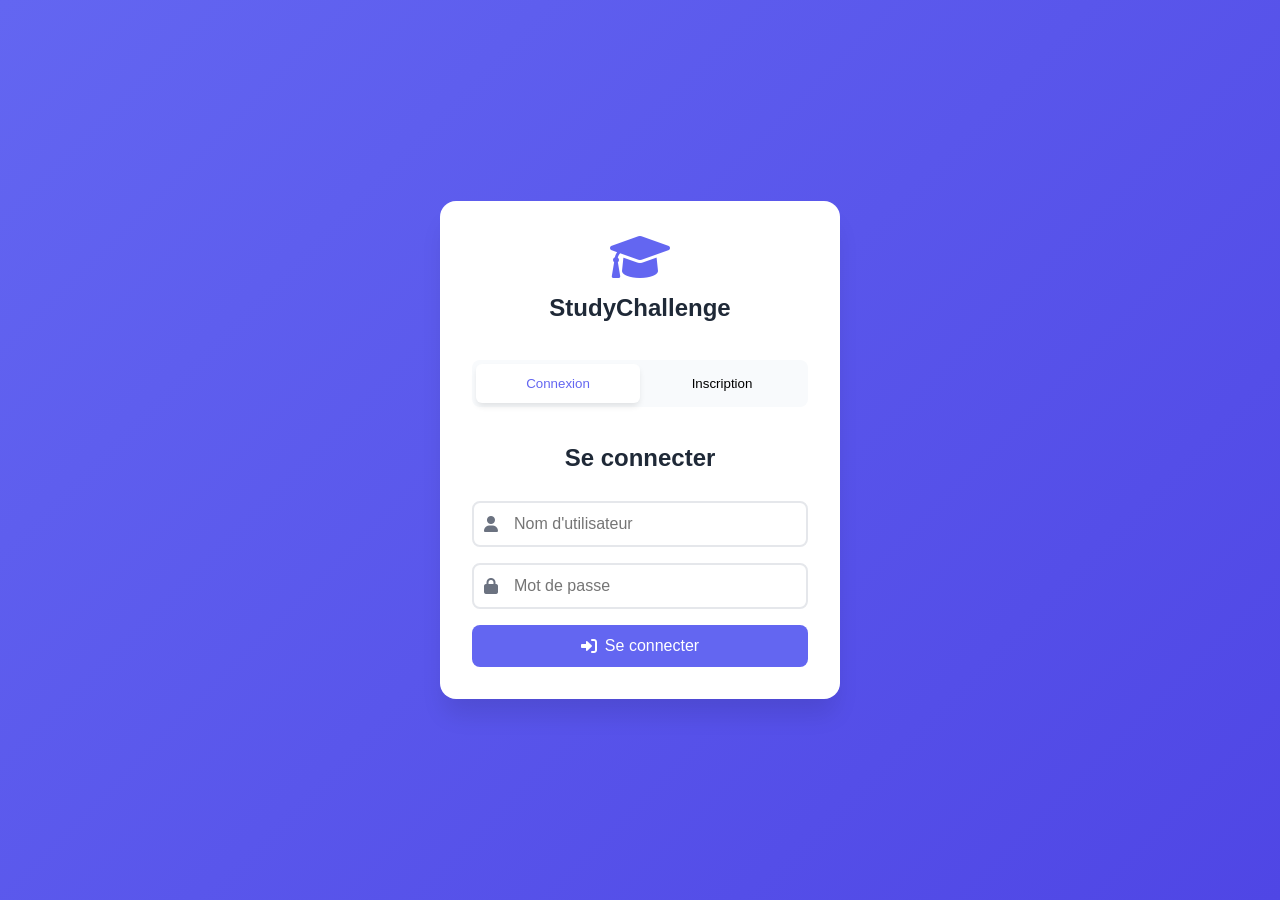
<file: index.html>
<!DOCTYPE html>
<html lang="fr">
<head>
    <meta charset="UTF-8">
    <meta name="viewport" content="width=device-width, initial-scale=1.0">
    <title>StudyChallenge - Défis d'études entre amis</title>
    <link rel="stylesheet" href="style.css">
    <link rel="stylesheet" href="https://cdnjs.cloudflare.com/ajax/libs/font-awesome/6.0.0/css/all.min.css">
</head>
<body>
    <!-- Page de connexion -->
    <div id="loginPage" class="page active">
        <div class="container">
            <div class="auth-card">
                <div class="logo">
                    <i class="fas fa-graduation-cap"></i>
                    <h1>StudyChallenge</h1>
                </div>
                
                <div class="auth-tabs">
                    <button class="tab-btn active" onclick="showLogin()">Connexion</button>
                    <button class="tab-btn" onclick="showRegister()">Inscription</button>
                </div>

                <!-- Formulaire de connexion -->
                <div id="loginForm" class="auth-form active">
                    <h2>Se connecter</h2>
                    <form onsubmit="login(event)">
                        <div class="input-group">
                            <i class="fas fa-user"></i>
                            <input type="text" id="loginUsername" placeholder="Nom d'utilisateur" required>
                        </div>
                        <div class="input-group">
                            <i class="fas fa-lock"></i>
                            <input type="password" id="loginPassword" placeholder="Mot de passe" required>
                        </div>
                        <button type="submit" class="btn-primary">
                            <i class="fas fa-sign-in-alt"></i> Se connecter
                        </button>
                    </form>
                </div>

                <!-- Formulaire d'inscription -->
                <div id="registerForm" class="auth-form">
                    <h2>Créer un compte</h2>
                    <form onsubmit="register(event)">
                        <div class="input-group">
                            <i class="fas fa-user"></i>
                            <input type="text" id="registerUsername" placeholder="Nom d'utilisateur" required>
                        </div>
                        <div class="input-group">
                            <i class="fas fa-envelope"></i>
                            <input type="email" id="registerEmail" placeholder="Email" required>
                        </div>
                        <div class="input-group">
                            <i class="fas fa-lock"></i>
                            <input type="password" id="registerPassword" placeholder="Mot de passe" required>
                        </div>
                        <button type="submit" class="btn-primary">
                            <i class="fas fa-user-plus"></i> S'inscrire
                        </button>
                    </form>
                </div>
            </div>
        </div>
    </div>

    <!-- Dashboard principal -->
    <div id="dashboardPage" class="page">
        <nav class="navbar">
            <div class="nav-brand">
                <i class="fas fa-graduation-cap"></i>
                StudyChallenge
            </div>
            <div class="nav-user">
                <span id="currentUser"></span>
                <button onclick="logout()" class="btn-secondary">
                    <i class="fas fa-sign-out-alt"></i>
                </button>
            </div>
        </nav>

        <div class="dashboard-container">
            <!-- Section principale du timer -->
            <div class="timer-section">
                <div class="timer-card">
                    <h2>Session d'étude</h2>
                    <div class="timer-display">
                        <span id="timerDisplay">00:00:00</span>
                    </div>
                    <div class="timer-controls">
                        <button id="startBtn" onclick="startStudy()" class="btn-success">
                            <i class="fas fa-play"></i> Commencer
                        </button>
                        <button id="pauseBtn" onclick="pauseStudy()" class="btn-warning" style="display: none;">
                            <i class="fas fa-pause"></i> Pause
                        </button>
                        <button id="stopBtn" onclick="stopStudy()" class="btn-danger" style="display: none;">
                            <i class="fas fa-stop"></i> Arrêter
                        </button>
                    </div>
                    <div class="study-stats">
                        <div class="stat">
                            <span class="stat-label">Aujourd'hui</span>
                            <span id="todayTime" class="stat-value">0h 00m</span>
                        </div>
                        <div class="stat">
                            <span class="stat-label">Cette semaine</span>
                            <span id="weekTime" class="stat-value">0h 00m</span>
                        </div>
                    </div>
                </div>
            </div>

            <!-- Section des challenges -->
            <div class="challenges-section">
                <div class="section-header">
                    <h2><i class="fas fa-trophy"></i> Challenges actifs</h2>
                    <button onclick="createChallenge()" class="btn-primary">
                        <i class="fas fa-plus"></i> Nouveau challenge
                    </button>
                </div>
                <div id="challengesList" class="challenges-list">
                    <!-- Les challenges seront ajoutés dynamiquement -->
                </div>
            </div>

            <!-- Classement -->
            <div class="leaderboard-section">
                <h2><i class="fas fa-medal"></i> Classement de la semaine</h2>
                <div id="leaderboard" class="leaderboard">
                    <!-- Le classement sera généré dynamiquement -->
                </div>
            </div>
        </div>
    </div>

    <!-- Modal pour créer un challenge -->
    <div id="challengeModal" class="modal">
        <div class="modal-content">
            <div class="modal-header">
                <h3>Créer un nouveau challenge</h3>
                <span class="close" onclick="closeChallengeModal()">&times;</span>
            </div>
            <form onsubmit="submitChallenge(event)">
                <div class="input-group">
                    <label>Nom du challenge</label>
                    <input type="text" id="challengeName" placeholder="Ex: Challenge Mathématiques" required>
                </div>
                <div class="input-group">
                    <label>Durée (jours)</label>
                    <select id="challengeDuration">
                        <option value="1">1 jour</option>
                        <option value="3">3 jours</option>
                        <option value="7" selected>7 jours</option>
                        <option value="14">14 jours</option>
                    </select>
                </div>
                <div class="input-group">
                    <label>Inviter des amis (optionnel)</label>
                    <input type="text" id="challengeFriends" placeholder="Noms d'utilisateur séparés par des virgules">
                </div>
                <div class="modal-actions">
                    <button type="button" onclick="closeChallengeModal()" class="btn-secondary">Annuler</button>
                    <button type="submit" class="btn-primary">Créer le challenge</button>
                </div>
            </form>
        </div>
    </div>

    <script src="database.js"></script>
    <script src="app.js"></script>
</body>
</html>
</file>
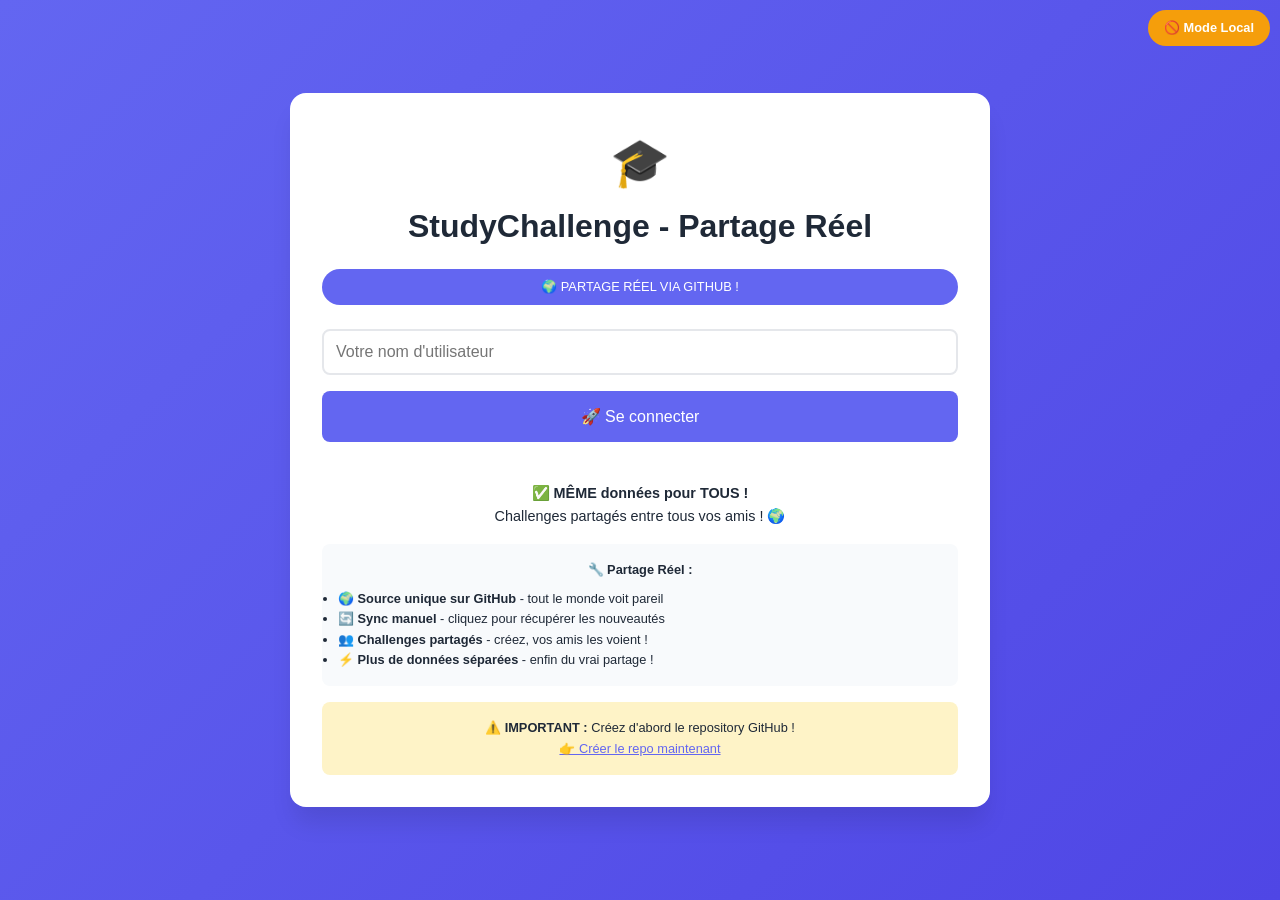
<file: GitHub.html>
<!DOCTYPE html>
<html lang="fr">
<head>
    <meta charset="UTF-8">
    <meta name="viewport" content="width=device-width, initial-scale=1.0">
    <title>StudyChallenge - Partage Réel</title>
    <style>
        :root {
            --primary: #6366f1;
            --success: #10b981;
            --warning: #f59e0b;
            --danger: #ef4444;
            --bg: #f8fafc;
            --card: #ffffff;
            --text: #1f2937;
            --border: #e5e7eb;
        }
        * { margin: 0; padding: 0; box-sizing: border-box; }
        body {
            font-family: -apple-system, BlinkMacSystemFont, sans-serif;
            background: var(--bg);
            color: var(--text);
            line-height: 1.6;
        }
        .container {
            min-height: 100vh;
            display: flex;
            align-items: center;
            justify-content: center;
            padding: 20px;
            background: linear-gradient(135deg, var(--primary), #4f46e5);
        }
        .card {
            background: var(--card);
            padding: 2rem;
            border-radius: 16px;
            box-shadow: 0 20px 25px -5px rgba(0, 0, 0, 0.1);
            width: 100%;
            max-width: 700px;
            text-align: center;
        }
        .btn {
            width: 100%;
            padding: 1rem;
            margin: 0.5rem 0;
            border: none;
            background: var(--primary);
            color: white;
            border-radius: 8px;
            cursor: pointer;
            font-size: 1rem;
            font-weight: 500;
            transition: all 0.2s;
        }
        .btn:hover { background: #4f46e5; transform: translateY(-2px); }
        .btn-success { background: var(--success); }
        .btn-danger { background: var(--danger); }
        .input {
            width: 100%;
            padding: 0.75rem;
            margin: 0.5rem 0;
            border: 2px solid var(--border);
            border-radius: 8px;
            font-size: 1rem;
        }
        .input:focus { outline: none; border-color: var(--primary); }
        .timer {
            font-size: 3rem;
            font-weight: 700;
            color: var(--primary);
            margin: 1rem 0;
            font-family: 'Courier New', monospace;
        }
        .page { display: none; }
        .page.active { display: block; }
        .sync-status {
            background: var(--success);
            color: white;
            padding: 0.5rem 1rem;
            border-radius: 999px;
            font-size: 0.8rem;
            margin: 1rem 0;
        }
        .challenge-box {
            padding: 1.5rem;
            margin: 1rem 0;
            border-radius: 12px;
            text-align: left;
            transition: all 0.2s;
            cursor: pointer;
        }
        .challenge-joined {
            border: 3px solid var(--success);
            background: #f0fdf4;
        }
        .challenge-available {
            border: 3px solid var(--primary);
            background: white;
            box-shadow: 0 4px 12px -2px rgba(0, 0, 0, 0.1);
        }
        .challenge-box:hover {
            transform: translateY(-3px);
            box-shadow: 0 8px 25px -5px rgba(0, 0, 0, 0.15);
        }
        .ranking-item {
            display: flex;
            justify-content: space-between;
            align-items: center;
            padding: 0.75rem;
            margin: 0.5rem 0;
            background: var(--bg);
            border-radius: 8px;
            border-left: 4px solid var(--primary);
        }
        .ranking-item.first { border-left-color: #fbbf24; background: #fffbeb; }
        .ranking-item.second { border-left-color: #d1d5db; background: #f9fafb; }
        .ranking-item.third { border-left-color: #f59e0b; background: #fef3c7; }
        .sync-indicator {
            position: fixed;
            top: 10px;
            right: 10px;
            padding: 0.5rem 1rem;
            border-radius: 999px;
            font-size: 0.8rem;
            font-weight: 600;
            z-index: 1000;
            background: var(--warning);
            color: white;
        }
    </style>
</head>
<body>
    <!-- Indicateur de sync -->
    <div id="syncIndicator" class="sync-indicator">
        🚫 Mode Local
    </div>

    <!-- Page de connexion -->
    <div id="loginPage" class="page active">
        <div class="container">
            <div class="card">
                <div style="font-size: 3rem;">🎓</div>
                <h1>StudyChallenge - Partage Réel</h1>
                
                <div class="sync-status" style="background: var(--primary);">
                    🌍 PARTAGE RÉEL VIA GITHUB !
                </div>
                
                <input type="text" id="usernameInput" class="input" placeholder="Votre nom d'utilisateur" />
                <button class="btn" onclick="loginUser()">🚀 Se connecter</button>
                
                <div style="margin-top: 2rem; font-size: 0.9rem;">
                    <strong>✅ MÊME données pour TOUS !</strong><br>
                    Challenges partagés entre tous vos amis ! 🌍
                </div>
                
                <div style="margin-top: 1rem; padding: 1rem; background: var(--bg); border-radius: 8px; font-size: 0.8rem;">
                    <h4>🔧 Partage Réel :</h4>
                    <ul style="text-align: left; margin-top: 0.5rem;">
                        <li>🌍 <strong>Source unique sur GitHub</strong> - tout le monde voit pareil</li>
                        <li>🔄 <strong>Sync manuel</strong> - cliquez pour récupérer les nouveautés</li>
                        <li>👥 <strong>Challenges partagés</strong> - créez, vos amis les voient !</li>
                        <li>⚡ <strong>Plus de données séparées</strong> - enfin du vrai partage !</li>
                    </ul>
                </div>
                
                <div style="margin-top: 1rem; padding: 1rem; background: #fef3c7; border-radius: 8px; font-size: 0.8rem;">
                    <strong>⚠️ IMPORTANT :</strong> Créez d'abord le repository GitHub !<br>
                    <a href="https://github.com/new" target="_blank" style="color: var(--primary);">👉 Créer le repo maintenant</a>
                </div>
            </div>
        </div>
    </div>

    <!-- Dashboard -->
    <div id="dashboardPage" class="page">
        <div class="container">
            <div class="card">
                <div style="display: flex; justify-content: space-between; align-items: center; margin-bottom: 2rem;">
                    <h2 id="userTitle">🎓 StudyChallenge</h2>
                    <button style="padding: 0.5rem 1rem; background: #6b7280; color: white; border: none; border-radius: 4px; cursor: pointer;" onclick="logout()">
                        Déconnexion
                    </button>
                </div>

                <!-- Timer -->
                <h3>⏱️ Timer d'étude</h3>
                <div class="timer" id="timerDisplay">00:00:00</div>
                
                <div style="display: flex; gap: 0.5rem; justify-content: center; margin: 1rem 0;">
                    <button id="startBtn" class="btn btn-success" style="width: auto; padding: 0.5rem 1rem;" onclick="startTimer()">▶️ Start</button>
                    <button id="pauseBtn" class="btn" style="width: auto; padding: 0.5rem 1rem; display: none; background: var(--warning);" onclick="pauseTimer()">⏸️ Pause</button>
                    <button id="stopBtn" class="btn btn-danger" style="width: auto; padding: 0.5rem 1rem; display: none;" onclick="stopTimer()">⏹️ Stop</button>
                </div>

                <div style="display: flex; justify-content: space-around; margin: 2rem 0; padding: 1rem; background: var(--bg); border-radius: 8px;">
                    <div style="text-align: center;">
                        <div style="font-size: 0.8rem; color: #6b7280;">Temps total</div>
                        <div style="font-size: 1.2rem; font-weight: 600; color: var(--primary);" id="totalTime">0h 00m</div>
                    </div>
                </div>

                <!-- Challenges -->
                <div style="margin: 2rem 0;">
                    <div style="display: flex; justify-content: space-between; align-items: center; margin-bottom: 1rem; flex-wrap: wrap; gap: 0.5rem;">
                        <h3>🏆 Challenges Partagés</h3>
                        <div style="display: flex; gap: 0.5rem;">
                            <button id="syncBtn" class="btn" style="width: auto; padding: 0.5rem 1rem; background: var(--primary);" onclick="manualSync()">🔄 Récupérer</button>
                            <button class="btn" style="width: auto; padding: 0.5rem 1rem;" onclick="toggleCreateChallenge()">➕ Créer</button>
                        </div>
                    </div>
                    
                    <!-- Création challenge -->
                    <div id="createSection" style="display: none; margin: 1rem 0; padding: 1rem; background: var(--bg); border-radius: 8px;">
                        <input type="text" id="challengeName" class="input" placeholder="Nom du challenge (ex: Mathématiques)" />
                        <div style="display: flex; gap: 0.5rem;">
                            <button class="btn btn-success" onclick="createChallenge()">🚀 Créer & Publier</button>
                            <button class="btn" style="background: #6b7280;" onclick="toggleCreateChallenge()">❌ Annuler</button>
                        </div>
                    </div>
                    
                    <div id="challengesList">
                        <div style="text-align: center; color: #6b7280; padding: 2rem; border: 2px dashed var(--border); border-radius: 8px;">
                            📡 Cliquez "Récupérer" pour charger les challenges partagés...
                        </div>
                    </div>
                </div>

                <!-- Classement du challenge sélectionné -->
                <div id="challengeLeaderboard" style="margin: 2rem 0; display: none;">
                    <h3 id="leaderboardTitle">🏆 Classement du Challenge</h3>
                    <div id="challengeRanking" style="margin: 1rem 0;">
                        <!-- Classement ici -->
                    </div>
                    <button class="btn" style="width: auto; padding: 0.5rem 1rem; background: #6b7280;" onclick="hideChallengeLeaderboard()">❌ Fermer</button>
                </div>

                <!-- Utilisateurs en ligne -->
                <div style="margin: 2rem 0;">
                    <h3>👥 Utilisateurs du Groupe</h3>
                    <div id="onlineUsers" style="margin: 1rem 0;">
                        <div style="text-align: center; color: #6b7280; padding: 1rem;">
                            📡 Cliquez "Récupérer" pour voir vos amis...
                        </div>
                    </div>
                </div>
            </div>
        </div>
    </div>

    <script>
        // Configuration GitHub - CHANGEZ VOTRE USERNAME ICI !
        const GITHUB_DATA_URL = 'https://raw.githubusercontent.com/yacineadilk-eng/study-data/main/data.json';
        
        // Variables globales
        let currentUser = null;
        let timerInterval = null;
        let startTime = null;
        let elapsedTime = 0;
        let isRunning = false;
        let userTotalTime = 0;
        let allChallenges = {};
        let allUsers = {};
        let githubConnected = false;

        // Données par défaut (utilisées seulement si GitHub inaccessible)
        const defaultData = {
            challenges: {},
            users: {}
        };

        // Fonction pour charger les données depuis GitHub (SOURCE UNIQUE)
        async function loadDataFromGitHub() {
            try {
                console.log('📡 Tentative de connexion à GitHub...');
                const response = await fetch(GITHUB_DATA_URL + '?t=' + Date.now());
                
                if (response.ok) {
                    const data = await response.json();
                    
                    // GITHUB EST LA SOURCE UNIQUE - on prend EXACTEMENT ce qui est sur GitHub
                    allChallenges = data.challenges || {};
                    allUsers = data.users || {};
                    
                    // Mettre à jour l'utilisateur actuel s'il existe
                    if (currentUser) {
                        if (!allUsers[currentUser]) {
                            // Nouvel utilisateur - l'ajouter
                            allUsers[currentUser] = {
                                name: currentUser,
                                totalTime: userTotalTime,
                                online: true,
                                lastSeen: Date.now()
                            };
                        } else {
                            // Utilisateur existant - maintenir l'état en ligne
                            allUsers[currentUser].online = true;
                            allUsers[currentUser].lastSeen = Date.now();
                            // IMPORTANT : prendre le temps total du serveur GitHub
                            userTotalTime = allUsers[currentUser].totalTime || 0;
                        }
                    }
                    
                    githubConnected = true;
                    document.getElementById('syncIndicator').textContent = '🌍 GitHub Connecté';
                    document.getElementById('syncIndicator').style.background = 'var(--success)';
                    
                    console.log('✅ Données GitHub chargées - source unique active');
                    console.log('📊 Challenges partagés:', Object.keys(allChallenges));
                    console.log('👥 Utilisateurs:', Object.keys(allUsers));
                    
                    return true;
                }
            } catch (error) {
                console.log('❌ Erreur GitHub:', error);
            }
            
            // Si GitHub inaccessible - mode dégradé
            githubConnected = false;
            document.getElementById('syncIndicator').textContent = '🚫 GitHub Offline';
            document.getElementById('syncIndicator').style.background = 'var(--danger)';
            
            // Utiliser données locales en mode dégradé
            allChallenges = defaultData.challenges;
            allUsers = defaultData.users;
            
            console.log('⚠️ Mode dégradé - GitHub inaccessible');
            return false;
        }

        // Fonction de synchronisation manuelle
        window.manualSync = async function() {
            const syncBtn = document.getElementById('syncBtn');
            const originalText = syncBtn.textContent;
            syncBtn.textContent = '🔄 Chargement...';
            syncBtn.disabled = true;
            
            try {
                const success = await loadDataFromGitHub();
                
                if (success) {
                    displayChallenges();
                    displayUsers();
                    alert('✅ Données récupérées depuis GitHub !\n\n' + 
                          `📊 ${Object.keys(allChallenges).length} challenges trouvés\n` +
                          `👥 ${Object.keys(allUsers).length} utilisateurs dans le groupe`);
                } else {
                    alert('❌ Impossible de se connecter à GitHub !\n\n' +
                          '1. Vérifiez votre connexion internet\n' +
                          '2. Créez le repository "study-data" sur GitHub\n' +
                          '3. Ajoutez le fichier data.json\n\n' +
                          'Repo: https://github.com/yacineadilk-eng/study-data');
                }
            } catch (error) {
                console.error('❌ Erreur de synchronisation:', error);
                alert('❌ Erreur de connexion à GitHub !');
            }
            
            syncBtn.textContent = originalText;
            syncBtn.disabled = false;
        };

        // Fonctions globales
        window.loginUser = function() {
            const username = document.getElementById('usernameInput').value.trim();
            if (!username) {
                alert('Entrez un nom d\'utilisateur !');
                return;
            }

            currentUser = username;
            userTotalTime = 0;

            document.getElementById('userTitle').textContent = `🎓 ${username}`;
            document.getElementById('loginPage').classList.remove('active');
            document.getElementById('dashboardPage').classList.add('active');
            
            // Essayer de se connecter à GitHub automatiquement
            manualSync();
            
            updateDisplay();
        };

        window.logout = function() {
            if (isRunning) window.stopTimer();
            
            currentUser = null;
            githubConnected = false;
            document.getElementById('loginPage').classList.add('active');
            document.getElementById('dashboardPage').classList.remove('active');
            
            document.getElementById('syncIndicator').textContent = '🚫 Mode Local';
            document.getElementById('syncIndicator').style.background = 'var(--warning)';
        };

        window.startTimer = function() {
            if (!isRunning) {
                isRunning = true;
                startTime = Date.now() - elapsedTime;
                timerInterval = setInterval(updateDisplay, 1000);
                
                document.getElementById('startBtn').style.display = 'none';
                document.getElementById('pauseBtn').style.display = 'inline-block';
                document.getElementById('stopBtn').style.display = 'inline-block';
            }
        };

        window.pauseTimer = function() {
            if (isRunning) {
                isRunning = false;
                clearInterval(timerInterval);
                
                document.getElementById('startBtn').style.display = 'inline-block';
                document.getElementById('pauseBtn').style.display = 'none';
                document.getElementById('startBtn').textContent = '▶️ Reprendre';
            }
        };

        window.stopTimer = function() {
            isRunning = false;
            clearInterval(timerInterval);
            
            if (currentUser && elapsedTime > 0) {
                userTotalTime += elapsedTime;
                
                if (allUsers[currentUser]) {
                    allUsers[currentUser].totalTime = userTotalTime;
                    allUsers[currentUser].lastSeen = Date.now();
                }
                
                displayUsers();
                
                if (githubConnected) {
                    alert('⏱️ Temps enregistré !\n\n⚠️ N\'oubliez pas de publier vos données sur GitHub pour que vos amis voient votre progression !');
                }
            }
            
            elapsedTime = 0;
            updateDisplay();
            
            document.getElementById('startBtn').style.display = 'inline-block';
            document.getElementById('pauseBtn').style.display = 'none';
            document.getElementById('stopBtn').style.display = 'none';
            document.getElementById('startBtn').textContent = '▶️ Start';
        };

        window.toggleCreateChallenge = function() {
            const section = document.getElementById('createSection');
            section.style.display = section.style.display === 'none' ? 'block' : 'none';
        };

        window.createChallenge = function() {
            const name = document.getElementById('challengeName').value.trim();
            if (!name || !currentUser) return;

            if (!githubConnected) {
                alert('⚠️ GitHub non connecté !\n\nCliquez "Récupérer" pour vous connecter avant de créer un challenge.');
                return;
            }

            const challengeId = 'c' + Date.now();
            allChallenges[challengeId] = {
                name: name,
                creator: currentUser,
                participants: [currentUser],
                createdAt: Date.now(),
                active: true
            };

            displayChallenges();

            document.getElementById('challengeName').value = '';
            window.toggleCreateChallenge();
            
            console.log('✅ Challenge créé:', name);
            alert('🎉 Challenge créé !\n\n⚠️ ATTENTION : Vous devez maintenant publier ce challenge sur GitHub pour que vos amis le voient !\n\n📝 Copiez le contenu de data.json et mettez-le sur GitHub.');
        };

        window.joinChallenge = function(challengeKey) {
            if (!currentUser || !allChallenges[challengeKey]) return;
            
            const challenge = allChallenges[challengeKey];
            if (challenge.participants.includes(currentUser)) return;
            
            challenge.participants.push(currentUser);
            displayChallenges();
            
            console.log('✅ Challenge rejoint:', challengeKey);
            alert('🚀 Vous avez rejoint le challenge !\n\n⚠️ Pour que les autres voient votre participation, vous devez publier sur GitHub !');
        };

        window.showChallengeLeaderboard = function(challengeKey, challengeName) {
            const challenge = allChallenges[challengeKey];
            if (!challenge) return;

            document.getElementById('leaderboardTitle').textContent = `🏆 Classement: ${challengeName}`;
            
            const ranking = challenge.participants.map(username => {
                const user = allUsers[username];
                return {
                    name: username,
                    time: user ? user.totalTime || 0 : 0,
                    online: user ? user.online || false : false
                };
            }).sort((a, b) => b.time - a.time);

            const container = document.getElementById('challengeRanking');
            container.innerHTML = '';

            if (ranking.length === 0) {
                container.innerHTML = '<div style="text-align: center; color: #6b7280;">Aucun participant</div>';
            } else {
                ranking.forEach((player, index) => {
                    const hours = Math.floor(player.time / 3600000);
                    const minutes = Math.floor((player.time % 3600000) / 60000);
                    
                    const div = document.createElement('div');
                    div.className = `ranking-item ${index === 0 ? 'first' : index === 1 ? 'second' : index === 2 ? 'third' : ''}`;
                    
                    const medal = index === 0 ? '🥇' : index === 1 ? '🥈' : index === 2 ? '🥉' : `#${index + 1}`;
                    
                    div.innerHTML = `
                        <div style="display: flex; align-items: center; gap: 0.75rem;">
                            <span style="font-size: 1.2rem;">${medal}</span>
                            <span style="font-weight: 600;">${player.name}</span>
                            <span style="width: 8px; height: 8px; border-radius: 50%; background: ${player.online ? 'var(--success)' : '#6b7280'};"></span>
                        </div>
                        <div style="font-weight: 700; color: var(--primary); font-size: 1.1rem;">
                            ${hours}h ${minutes}m
                        </div>
                    `;
                    
                    container.appendChild(div);
                });
            }

            document.getElementById('challengeLeaderboard').style.display = 'block';
        };

        window.hideChallengeLeaderboard = function() {
            document.getElementById('challengeLeaderboard').style.display = 'none';
        };

        // Fonction pour exporter les données vers GitHub (à copier-coller)
        window.exportToGitHub = function() {
            const data = {
                challenges: allChallenges,
                users: allUsers,
                lastUpdate: Date.now()
            };
            
            const jsonString = JSON.stringify(data, null, 2);
            
            // Créer un élément temporaire pour copier
            const textarea = document.createElement('textarea');
            textarea.value = jsonString;
            document.body.appendChild(textarea);
            textarea.select();
            document.execCommand('copy');
            document.body.removeChild(textarea);
            
            alert('📋 Données copiées dans le presse-papier !\n\n' +
                  '1. Allez sur GitHub : https://github.com/yacineadilk-eng/study-data\n' +
                  '2. Éditez le fichier data.json\n' +
                  '3. Collez le contenu (Ctrl+V)\n' +
                  '4. Commit les changements\n\n' +
                  '✅ Vos amis verront alors vos modifications !');
        };

        function updateDisplay() {
            if (isRunning) {
                elapsedTime = Date.now() - startTime;
            }
            
            const hours = Math.floor(elapsedTime / 3600000);
            const minutes = Math.floor((elapsedTime % 3600000) / 60000);
            const seconds = Math.floor((elapsedTime % 60000) / 1000);
            
            document.getElementById('timerDisplay').textContent = 
                `${hours.toString().padStart(2, '0')}:${minutes.toString().padStart(2, '0')}:${seconds.toString().padStart(2, '0')}`;
            
            const totalHours = Math.floor(userTotalTime / 3600000);
            const totalMinutes = Math.floor((userTotalTime % 3600000) / 60000);
            document.getElementById('totalTime').textContent = `${totalHours}h ${totalMinutes}m`;
        }

        function displayChallenges() {
            const container = document.getElementById('challengesList');
            container.innerHTML = '';
            
            const challenges = Object.entries(allChallenges).filter(([key, challenge]) => challenge && challenge.active);
            
            if (challenges.length === 0) {
                if (githubConnected) {
                    container.innerHTML = `
                        <div style="text-align: center; color: #6b7280; padding: 2rem; border: 2px dashed var(--border); border-radius: 8px;">
                            <div style="font-size: 2rem; margin-bottom: 1rem;">🎯</div>
                            <div><strong>Aucun challenge dans le groupe</strong></div>
                            <div style="font-size: 0.9rem; margin-top: 0.5rem;">Créez le premier challenge pour commencer !</div>
                        </div>
                    `;
                } else {
                    container.innerHTML = `
                        <div style="text-align: center; color: #6b7280; padding: 2rem; border: 2px dashed var(--border); border-radius: 8px;">
                            <div style="font-size: 2rem; margin-bottom: 1rem;">📡</div>
                            <div><strong>Connectez-vous à GitHub</strong></div>
                            <div style="font-size: 0.9rem; margin-top: 0.5rem;">Cliquez "Récupérer" pour charger les challenges partagés</div>
                        </div>
                    `;
                }
                return;
            }
            
            challenges.forEach(([key, challenge]) => {
                const isParticipant = challenge.participants && challenge.participants.includes(currentUser);
                
                const div = document.createElement('div');
                div.className = `challenge-box ${isParticipant ? 'challenge-joined' : 'challenge-available'}`;
                
                div.innerHTML = `
                    <div style="display: flex; justify-content: space-between; align-items: center; margin-bottom: 1rem;">
                        <div style="font-weight: 700; font-size: 1.2rem; color: var(--text);">🏆 ${challenge.name}</div>
                        <div style="font-size: 0.8rem; color: #6b7280; background: ${isParticipant ? 'white' : 'var(--bg)'}; padding: 0.25rem 0.75rem; border-radius: 999px;">
                            créé par ${challenge.creator}
                        </div>
                    </div>
                    <div style="font-size: 0.95rem; color: #6b7280; margin-bottom: 1rem; display: flex; align-items: center; gap: 0.5rem;">
                        <span>👥</span>
                        <span><strong>${challenge.participants ? challenge.participants.length : 0}</strong> participant(s):</span>
                        <span style="font-weight: 500;">${challenge.participants ? challenge.participants.join(', ') : 'Aucun'}</span>
                    </div>
                    <div style="display: flex; gap: 0.75rem; align-items: center; flex-wrap: wrap;">
                        ${!isParticipant ? 
                            `<button class="btn" style="width: auto; padding: 0.75rem 1.5rem; font-size: 0.9rem; font-weight: 600;" onclick="joinChallenge('${key}')">🚀 Rejoindre le Challenge</button>` : 
                            `<div style="color: var(--success); font-size: 0.95rem; font-weight: 600; display: flex; align-items: center; gap: 0.5rem;">
                                <span>✅ Vous participez à ce challenge</span>
                             </div>
                             <button class="btn" style="width: auto; padding: 0.6rem 1.2rem; font-size: 0.85rem; background: var(--primary);" onclick="showChallengeLeaderboard('${key}', '${challenge.name}')">📊 Voir le Classement</button>`
                        }
                    </div>
                `;
                
                container.appendChild(div);
            });
        }

        function displayUsers() {
            const container = document.getElementById('onlineUsers');
            container.innerHTML = '';
            
            const users = Object.entries(allUsers);
            
            if (users.length === 0) {
                container.innerHTML = '<div style="text-align: center; color: #6b7280; padding: 1rem;">Aucun utilisateur dans le groupe</div>';
                return;
            }
            
            users.forEach(([username, user]) => {
                const hours = Math.floor((user.totalTime || 0) / 3600000);
                const minutes = Math.floor(((user.totalTime || 0) % 3600000) / 60000);
                
                // Considérer en ligne si dernière activité < 5 minutes
                const isOnline = user.online && (Date.now() - (user.lastSeen || 0)) < 300000;
                
                const div = document.createElement('div');
                div.style.cssText = 'display: flex; justify-content: space-between; align-items: center; padding: 0.75rem; margin: 0.5rem 0; background: white; border-radius: 8px; border: 1px solid var(--border);';
                div.innerHTML = `
                    <div style="display: flex; align-items: center; gap: 0.75rem;">
                        <span style="width: 10px; height: 10px; border-radius: 50%; background: ${isOnline ? 'var(--success)' : '#6b7280'};"></span>
                        <span style="font-weight: 600; font-size: 1rem;">${user.name}</span>
                        <span style="font-size: 0.8rem; color: #6b7280; background: var(--bg); padding: 0.2rem 0.6rem; border-radius: 999px;">
                            ${username === currentUser ? '👤 Vous' : (isOnline ? '🟢 En ligne' : '⚫ Hors ligne')}
                        </span>
                    </div>
                    <div style="font-weight: 700; color: var(--primary); font-size: 1.1rem;">
                        ${hours}h ${minutes}m
                    </div>
                `;
                container.appendChild(div);
            });
        }

        // Initialisation
        setInterval(updateDisplay, 1000);
        
        console.log('🎓 StudyChallenge - Partage Réel initialisé !');
        console.log('🌍 Repository: https://github.com/yacineadilk-eng/study-data');
    </script>
</body>
</html>
</file>
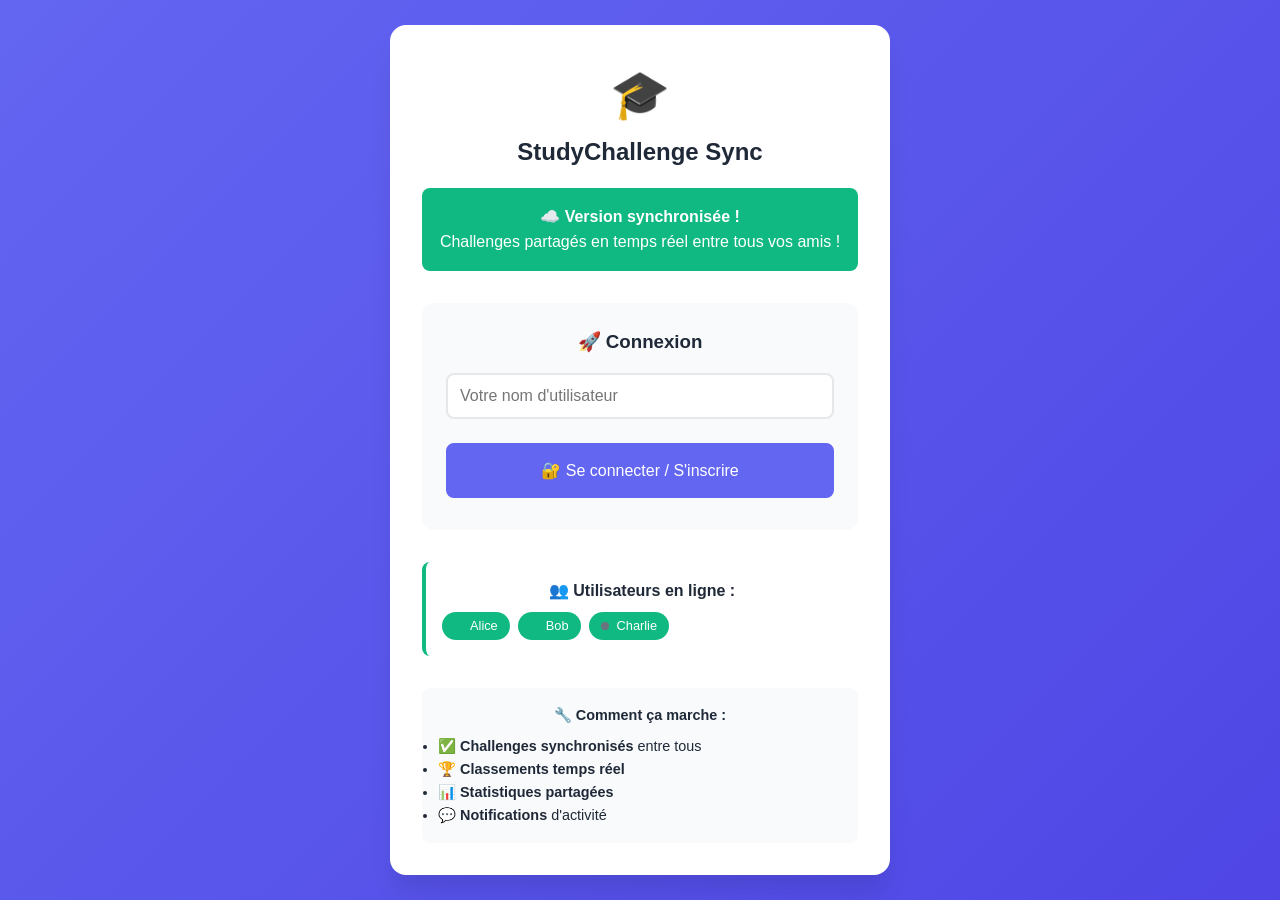
<file: StudyChallenge-Sync.html>
<!DOCTYPE html>
<html lang="fr">
<head>
    <meta charset="UTF-8">
    <meta name="viewport" content="width=device-width, initial-scale=1.0">
    <title>StudyChallenge - Synchronisé</title>
    <style>
        :root {
            --primary-color: #6366f1;
            --primary-dark: #4f46e5;
            --success-color: #10b981;
            --warning-color: #f59e0b;
            --danger-color: #ef4444;
            --background: #f8fafc;
            --card-bg: #ffffff;
            --text-primary: #1f2937;
            --text-secondary: #6b7280;
            --border: #e5e7eb;
            --shadow: 0 4px 6px -1px rgba(0, 0, 0, 0.1);
            --shadow-lg: 0 20px 25px -5px rgba(0, 0, 0, 0.1);
        }

        * { margin: 0; padding: 0; box-sizing: border-box; }

        body {
            font-family: -apple-system, BlinkMacSystemFont, sans-serif;
            background: var(--background);
            color: var(--text-primary);
            line-height: 1.6;
        }

        .container {
            min-height: 100vh;
            display: flex;
            align-items: center;
            justify-content: center;
            padding: 20px;
            background: linear-gradient(135deg, var(--primary-color), var(--primary-dark));
        }

        .auth-card {
            background: var(--card-bg);
            padding: 2rem;
            border-radius: 16px;
            box-shadow: var(--shadow-lg);
            width: 100%;
            max-width: 500px;
            text-align: center;
        }

        .logo h1 {
            color: var(--text-primary);
            font-size: 1.5rem;
            font-weight: 700;
            margin-bottom: 0.5rem;
        }

        .sync-info {
            background: var(--success-color);
            color: white;
            padding: 1rem;
            border-radius: 8px;
            margin: 1rem 0;
        }

        .demo-section {
            margin: 2rem 0;
            padding: 1.5rem;
            background: var(--background);
            border-radius: 12px;
        }

        .demo-btn, .btn {
            width: 100%;
            padding: 1rem;
            margin: 0.5rem 0;
            border: 2px solid var(--primary-color);
            background: var(--primary-color);
            color: white;
            border-radius: 8px;
            cursor: pointer;
            font-size: 1rem;
            font-weight: 500;
            transition: all 0.2s;
        }

        .demo-btn:hover, .btn:hover {
            background: var(--primary-dark);
            transform: translateY(-2px);
        }

        .timer-display {
            font-size: 3rem;
            font-weight: 700;
            color: var(--primary-color);
            margin: 1rem 0;
            font-family: 'Courier New', monospace;
        }

        .controls {
            display: flex;
            gap: 0.5rem;
            justify-content: center;
            margin: 1rem 0;
        }

        .btn-small {
            width: auto;
            padding: 0.5rem 1rem;
            font-size: 0.9rem;
        }

        .btn-success { background: var(--success-color); border-color: var(--success-color); }
        .btn-warning { background: var(--warning-color); border-color: var(--warning-color); }
        .btn-danger { background: var(--danger-color); border-color: var(--danger-color); }

        .stats {
            display: flex;
            justify-content: space-around;
            margin: 1rem 0;
            padding: 1rem;
            background: var(--background);
            border-radius: 8px;
        }

        .stat {
            text-align: center;
        }

        .stat-label {
            font-size: 0.8rem;
            color: var(--text-secondary);
        }

        .stat-value {
            font-size: 1.2rem;
            font-weight: 600;
            color: var(--primary-color);
        }

        .page {
            display: none;
        }

        .page.active {
            display: block;
        }

        .navbar {
            background: var(--card-bg);
            padding: 1rem;
            box-shadow: var(--shadow);
            display: flex;
            justify-content: space-between;
            align-items: center;
        }

        .nav-brand {
            font-size: 1.25rem;
            font-weight: 700;
            color: var(--primary-color);
        }

        .challenges-section {
            margin: 2rem 0;
            padding: 1.5rem;
            background: var(--card-bg);
            border-radius: 12px;
            box-shadow: var(--shadow);
        }

        .challenge-item {
            padding: 1rem;
            margin: 0.5rem 0;
            border: 2px solid var(--border);
            border-radius: 8px;
            background: var(--background);
        }

        .challenge-header {
            display: flex;
            justify-content: space-between;
            align-items: center;
            margin-bottom: 0.5rem;
        }

        .challenge-name {
            font-weight: 600;
            color: var(--text-primary);
        }

        .challenge-participants {
            font-size: 0.9rem;
            color: var(--text-secondary);
        }

        .input-group {
            margin: 1rem 0;
        }

        .input-group input {
            width: 100%;
            padding: 0.75rem;
            border: 2px solid var(--border);
            border-radius: 8px;
            font-size: 1rem;
        }

        .input-group input:focus {
            outline: none;
            border-color: var(--primary-color);
        }

        .online-users {
            background: var(--card-bg);
            padding: 1rem;
            margin: 1rem 0;
            border-radius: 8px;
            border-left: 4px solid var(--success-color);
        }

        .user-list {
            display: flex;
            flex-wrap: wrap;
            gap: 0.5rem;
            margin-top: 0.5rem;
        }

        .user-badge {
            background: var(--success-color);
            color: white;
            padding: 0.25rem 0.75rem;
            border-radius: 999px;
            font-size: 0.8rem;
        }

        .status-indicator {
            display: inline-block;
            width: 8px;
            height: 8px;
            border-radius: 50%;
            margin-right: 0.5rem;
        }

        .status-online { background: var(--success-color); }
        .status-offline { background: var(--text-secondary); }
    </style>
</head>
<body>
    <!-- Page de connexion -->
    <div id="loginPage" class="page active">
        <div class="container">
            <div class="auth-card">
                <div class="logo">
                    <div style="font-size: 3rem;">🎓</div>
                    <h1>StudyChallenge Sync</h1>
                </div>
                
                <div class="sync-info">
                    ☁️ <strong>Version synchronisée !</strong><br>
                    Challenges partagés en temps réel entre tous vos amis !
                </div>
                
                <div class="demo-section">
                    <h3>🚀 Connexion</h3>
                    <div class="input-group">
                        <input type="text" id="usernameInput" placeholder="Votre nom d'utilisateur" />
                    </div>
                    <button class="demo-btn" onclick="loginUser()">
                        🔐 Se connecter / S'inscrire
                    </button>
                </div>

                <div class="online-users">
                    <h4>👥 Utilisateurs en ligne :</h4>
                    <div class="user-list" id="onlineUsers">
                        <div class="user-badge">
                            <span class="status-indicator status-online"></span>Alice
                        </div>
                        <div class="user-badge">
                            <span class="status-indicator status-online"></span>Bob
                        </div>
                        <div class="user-badge">
                            <span class="status-indicator status-offline"></span>Charlie
                        </div>
                    </div>
                </div>

                <div style="margin-top: 2rem; padding: 1rem; background: var(--background); border-radius: 8px; font-size: 0.9rem;">
                    <h4>🔧 Comment ça marche :</h4>
                    <ul style="text-align: left; margin-top: 0.5rem;">
                        <li>✅ <strong>Challenges synchronisés</strong> entre tous</li>
                        <li>🏆 <strong>Classements temps réel</strong></li>
                        <li>📊 <strong>Statistiques partagées</strong></li>
                        <li>💬 <strong>Notifications</strong> d'activité</li>
                    </ul>
                </div>
            </div>
        </div>
    </div>

    <!-- Dashboard -->
    <div id="dashboardPage" class="page">
        <nav class="navbar">
            <div class="nav-brand">🎓 StudyChallenge Sync</div>
            <div>
                <span id="currentUser"></span>
                <button style="margin-left: 1rem; padding: 0.5rem; background: var(--text-secondary); color: white; border: none; border-radius: 4px; cursor: pointer;" onclick="logout()">
                    Déconnexion
                </button>
            </div>
        </nav>

        <div class="container">
            <div class="auth-card" style="max-width: 700px;">
                <!-- Timer -->
                <h2>⏱️ Timer d'étude</h2>
                <div class="timer-display" id="timerDisplay">00:00:00</div>
                
                <div class="controls">
                    <button id="startBtn" class="btn btn-small btn-success" onclick="startTimer()">▶️ Start</button>
                    <button id="pauseBtn" class="btn btn-small btn-warning" onclick="pauseTimer()" style="display: none;">⏸️ Pause</button>
                    <button id="stopBtn" class="btn btn-small btn-danger" onclick="stopTimer()" style="display: none;">⏹️ Stop</button>
                </div>

                <div class="stats">
                    <div class="stat">
                        <div class="stat-label">Aujourd'hui</div>
                        <div class="stat-value" id="todayTime">0h 00m</div>
                    </div>
                    <div class="stat">
                        <div class="stat-label">Cette semaine</div>
                        <div class="stat-value" id="weekTime">0h 00m</div>
                    </div>
                </div>

                <!-- Challenges -->
                <div class="challenges-section">
                    <div style="display: flex; justify-content: space-between; align-items: center; margin-bottom: 1rem;">
                        <h3>🏆 Challenges actifs</h3>
                        <button class="btn btn-small" onclick="showCreateChallenge()">➕ Créer</button>
                    </div>
                    <div id="challengesList">
                        <!-- Challenges seront ajoutés dynamiquement -->
                    </div>
                </div>

                <!-- Création challenge -->
                <div id="createChallengeSection" class="challenges-section" style="display: none;">
                    <h3>➕ Nouveau Challenge</h3>
                    <div class="input-group">
                        <input type="text" id="challengeName" placeholder="Nom du challenge (ex: Mathématiques)" />
                    </div>
                    <div class="input-group">
                        <input type="number" id="challengeDays" placeholder="Durée en jours" value="7" min="1" max="30" />
                    </div>
                    <div style="display: flex; gap: 0.5rem;">
                        <button class="btn btn-success" onclick="createChallenge()">🚀 Créer</button>
                        <button class="btn" style="background: var(--text-secondary);" onclick="hideCreateChallenge()">❌ Annuler</button>
                    </div>
                </div>

                <!-- Leaderboard global -->
                <div class="challenges-section">
                    <h3>🥇 Classement global</h3>
                    <div id="globalLeaderboard">
                        <!-- Leaderboard sera mis à jour automatiquement -->
                    </div>
                </div>
            </div>
        </div>
    </div>

    <script>
        // Simulation base de données cloud synchronisée
        class CloudDatabase {
            constructor() {
                this.data = {
                    users: {},
                    challenges: {},
                    sessions: {}
                };
                this.loadFromStorage();
                this.setupDemoData();
            }

            loadFromStorage() {
                const saved = localStorage.getItem('studyCloudData');
                if (saved) {
                    this.data = JSON.parse(saved);
                }
            }

            save() {
                localStorage.setItem('studyCloudData', JSON.stringify(this.data));
                // Simulation sync avec autres utilisateurs
                this.broadcastUpdate();
            }

            broadcastUpdate() {
                // Simulation notification autres utilisateurs
                console.log('📡 Données synchronisées avec le cloud');
            }

            setupDemoData() {
                if (Object.keys(this.data.users).length === 0) {
                    this.data.users = {
                        'alice': { name: 'Alice', totalTime: 25200000, weekTime: 18000000, online: true },
                        'bob': { name: 'Bob', totalTime: 21600000, weekTime: 14400000, online: true },
                        'charlie': { name: 'Charlie', totalTime: 32400000, weekTime: 28800000, online: false }
                    };

                    this.data.challenges = {
                        'challenge1': {
                            id: 'challenge1',
                            name: 'Challenge Mathématiques',
                            creator: 'alice',
                            participants: ['alice', 'bob', 'charlie'],
                            startDate: Date.now() - 2 * 24 * 60 * 60 * 1000,
                            endDate: Date.now() + 5 * 24 * 60 * 60 * 1000,
                            active: true
                        }
                    };
                    this.save();
                }
            }

            addUser(username) {
                const userId = username.toLowerCase();
                if (!this.data.users[userId]) {
                    this.data.users[userId] = {
                        name: username,
                        totalTime: 0,
                        weekTime: 0,
                        online: true
                    };
                    this.save();
                }
                return this.data.users[userId];
            }

            getUser(username) {
                return this.data.users[username.toLowerCase()];
            }

            updateUserTime(username, timeToAdd) {
                const userId = username.toLowerCase();
                if (this.data.users[userId]) {
                    this.data.users[userId].totalTime += timeToAdd;
                    this.data.users[userId].weekTime += timeToAdd;
                    this.save();
                }
            }

            createChallenge(name, creator, days) {
                const challengeId = 'challenge_' + Date.now();
                this.data.challenges[challengeId] = {
                    id: challengeId,
                    name: name,
                    creator: creator.toLowerCase(),
                    participants: [creator.toLowerCase()],
                    startDate: Date.now(),
                    endDate: Date.now() + days * 24 * 60 * 60 * 1000,
                    active: true
                };
                this.save();
                return this.data.challenges[challengeId];
            }

            joinChallenge(challengeId, username) {
                const userId = username.toLowerCase();
                if (this.data.challenges[challengeId] && 
                    !this.data.challenges[challengeId].participants.includes(userId)) {
                    this.data.challenges[challengeId].participants.push(userId);
                    this.save();
                }
            }

            getChallenges() {
                return Object.values(this.data.challenges).filter(c => c.active);
            }

            getLeaderboard() {
                return Object.values(this.data.users)
                    .sort((a, b) => b.weekTime - a.weekTime)
                    .slice(0, 10);
            }
        }

        // Application
        let cloudDB = new CloudDatabase();
        let currentUser = null;
        let timerInterval = null;
        let startTime = null;
        let elapsedTime = 0;
        let isRunning = false;

        function loginUser() {
            const username = document.getElementById('usernameInput').value.trim();
            if (!username) {
                alert('Entrez un nom d\'utilisateur !');
                return;
            }

            currentUser = cloudDB.addUser(username);
            document.getElementById('currentUser').textContent = username;
            document.getElementById('loginPage').classList.remove('active');
            document.getElementById('dashboardPage').classList.add('active');
            
            updateStats();
            loadChallenges();
            updateLeaderboard();
        }

        function logout() {
            if (isRunning) stopTimer();
            currentUser = null;
            document.getElementById('loginPage').classList.add('active');
            document.getElementById('dashboardPage').classList.remove('active');
        }

        function startTimer() {
            if (!isRunning) {
                isRunning = true;
                startTime = Date.now() - elapsedTime;
                timerInterval = setInterval(updateDisplay, 1000);
                
                document.getElementById('startBtn').style.display = 'none';
                document.getElementById('pauseBtn').style.display = 'inline-block';
                document.getElementById('stopBtn').style.display = 'inline-block';
            }
        }

        function pauseTimer() {
            if (isRunning) {
                isRunning = false;
                clearInterval(timerInterval);
                
                document.getElementById('startBtn').style.display = 'inline-block';
                document.getElementById('pauseBtn').style.display = 'none';
                document.getElementById('startBtn').textContent = '▶️ Reprendre';
            }
        }

        function stopTimer() {
            isRunning = false;
            clearInterval(timerInterval);
            
            if (currentUser && elapsedTime > 0) {
                cloudDB.updateUserTime(currentUser.name, elapsedTime);
                updateStats();
                updateLeaderboard();
            }
            
            elapsedTime = 0;
            updateDisplay();
            
            document.getElementById('startBtn').style.display = 'inline-block';
            document.getElementById('pauseBtn').style.display = 'none';
            document.getElementById('stopBtn').style.display = 'none';
            document.getElementById('startBtn').textContent = '▶️ Start';
        }

        function updateDisplay() {
            if (isRunning) {
                elapsedTime = Date.now() - startTime;
            }
            
            const hours = Math.floor(elapsedTime / 3600000);
            const minutes = Math.floor((elapsedTime % 3600000) / 60000);
            const seconds = Math.floor((elapsedTime % 60000) / 1000);
            
            document.getElementById('timerDisplay').textContent = 
                `${hours.toString().padStart(2, '0')}:${minutes.toString().padStart(2, '0')}:${seconds.toString().padStart(2, '0')}`;
        }

        function updateStats() {
            if (currentUser) {
                const user = cloudDB.getUser(currentUser.name);
                const todayHours = Math.floor(user.totalTime / 3600000);
                const todayMinutes = Math.floor((user.totalTime % 3600000) / 60000);
                const weekHours = Math.floor(user.weekTime / 3600000);
                const weekMinutes = Math.floor((user.weekTime % 3600000) / 60000);
                
                document.getElementById('todayTime').textContent = `${todayHours}h ${todayMinutes}m`;
                document.getElementById('weekTime').textContent = `${weekHours}h ${weekMinutes}m`;
            }
        }

        function loadChallenges() {
            const challenges = cloudDB.getChallenges();
            const container = document.getElementById('challengesList');
            
            container.innerHTML = '';
            
            challenges.forEach(challenge => {
                const daysLeft = Math.ceil((challenge.endDate - Date.now()) / (1000 * 60 * 60 * 24));
                const participantNames = challenge.participants.map(p => cloudDB.getUser(p)?.name || p).join(', ');
                
                const div = document.createElement('div');
                div.className = 'challenge-item';
                div.innerHTML = `
                    <div class="challenge-header">
                        <div class="challenge-name">🏆 ${challenge.name}</div>
                        <div style="font-size: 0.8rem; color: var(--text-secondary);">
                            ${daysLeft > 0 ? daysLeft + ' jours restants' : 'Terminé'}
                        </div>
                    </div>
                    <div class="challenge-participants">
                        👥 Participants: ${participantNames}
                    </div>
                    ${!challenge.participants.includes(currentUser?.name.toLowerCase()) ? 
                        `<button class="btn btn-small" style="margin-top: 0.5rem;" onclick="joinChallenge('${challenge.id}')">🚀 Rejoindre</button>` : 
                        '<div style="margin-top: 0.5rem; color: var(--success-color); font-size: 0.9rem;">✅ Vous participez</div>'
                    }
                `;
                
                container.appendChild(div);
            });
        }

        function joinChallenge(challengeId) {
            if (currentUser) {
                cloudDB.joinChallenge(challengeId, currentUser.name);
                loadChallenges();
                alert('🎉 Vous avez rejoint le challenge !');
            }
        }

        function showCreateChallenge() {
            document.getElementById('createChallengeSection').style.display = 'block';
        }

        function hideCreateChallenge() {
            document.getElementById('createChallengeSection').style.display = 'none';
        }

        function createChallenge() {
            const name = document.getElementById('challengeName').value.trim();
            const days = parseInt(document.getElementById('challengeDays').value);
            
            if (!name) {
                alert('Entrez un nom pour le challenge !');
                return;
            }
            
            if (currentUser) {
                cloudDB.createChallenge(name, currentUser.name, days);
                loadChallenges();
                hideCreateChallenge();
                document.getElementById('challengeName').value = '';
                alert('🚀 Challenge créé ! Vos amis peuvent maintenant le rejoindre !');
            }
        }

        function updateLeaderboard() {
            const leaderboard = cloudDB.getLeaderboard();
            const container = document.getElementById('globalLeaderboard');
            
            container.innerHTML = '';
            
            leaderboard.forEach((user, index) => {
                const hours = Math.floor(user.weekTime / 3600000);
                const minutes = Math.floor((user.weekTime % 3600000) / 60000);
                
                const div = document.createElement('div');
                div.style.cssText = 'display: flex; justify-content: space-between; align-items: center; padding: 0.5rem; margin: 0.25rem 0; background: var(--background); border-radius: 6px;';
                
                const medal = index === 0 ? '🥇' : index === 1 ? '🥈' : index === 2 ? '🥉' : '🏅';
                const statusColor = user.online ? 'var(--success-color)' : 'var(--text-secondary)';
                
                div.innerHTML = `
                    <div style="display: flex; align-items: center; gap: 0.5rem;">
                        <span style="font-size: 1.2rem;">${medal}</span>
                        <span style="font-weight: 600;">${user.name}</span>
                        <span style="width: 8px; height: 8px; border-radius: 50%; background: ${statusColor};"></span>
                    </div>
                    <div style="font-weight: 600; color: var(--primary-color);">
                        ${hours}h ${minutes}m
                    </div>
                `;
                
                container.appendChild(div);
            });
        }

        // Auto-refresh toutes les 30 secondes
        setInterval(() => {
            if (currentUser) {
                loadChallenges();
                updateLeaderboard();
            }
        }, 30000);
    </script>
</body>
</html>
</file>
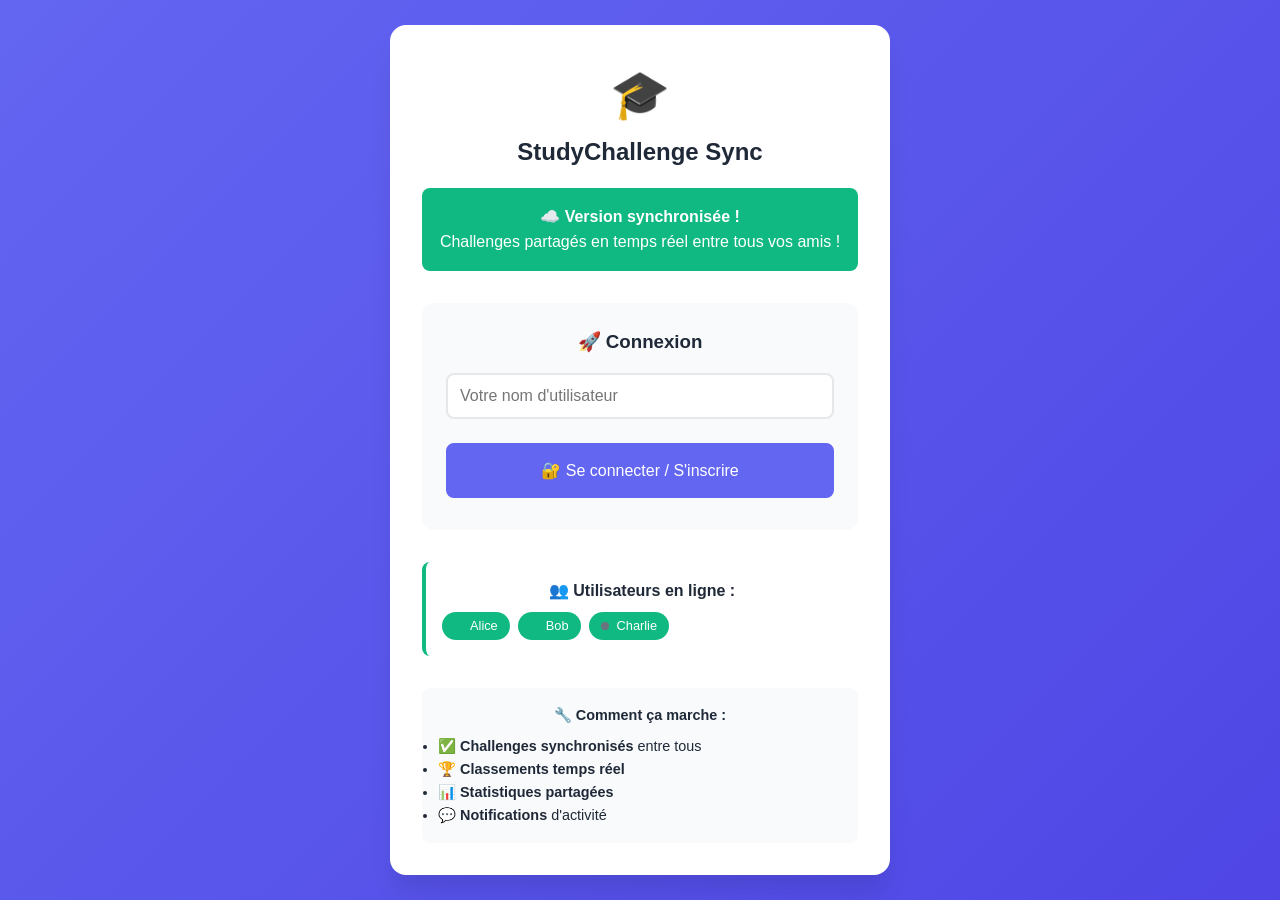
<file: sync.html>
<!DOCTYPE html>
<html lang="fr">
<head>
    <meta charset="UTF-8">
    <meta name="viewport" content="width=device-width, initial-scale=1.0">
    <title>StudyChallenge - Synchronisé</title>
    <style>
        :root {
            --primary-color: #6366f1;
            --primary-dark: #4f46e5;
            --success-color: #10b981;
            --warning-color: #f59e0b;
            --danger-color: #ef4444;
            --background: #f8fafc;
            --card-bg: #ffffff;
            --text-primary: #1f2937;
            --text-secondary: #6b7280;
            --border: #e5e7eb;
            --shadow: 0 4px 6px -1px rgba(0, 0, 0, 0.1);
            --shadow-lg: 0 20px 25px -5px rgba(0, 0, 0, 0.1);
        }

        * { margin: 0; padding: 0; box-sizing: border-box; }

        body {
            font-family: -apple-system, BlinkMacSystemFont, sans-serif;
            background: var(--background);
            color: var(--text-primary);
            line-height: 1.6;
        }

        .container {
            min-height: 100vh;
            display: flex;
            align-items: center;
            justify-content: center;
            padding: 20px;
            background: linear-gradient(135deg, var(--primary-color), var(--primary-dark));
        }

        .auth-card {
            background: var(--card-bg);
            padding: 2rem;
            border-radius: 16px;
            box-shadow: var(--shadow-lg);
            width: 100%;
            max-width: 500px;
            text-align: center;
        }

        .logo h1 {
            color: var(--text-primary);
            font-size: 1.5rem;
            font-weight: 700;
            margin-bottom: 0.5rem;
        }

        .sync-info {
            background: var(--success-color);
            color: white;
            padding: 1rem;
            border-radius: 8px;
            margin: 1rem 0;
        }

        .demo-section {
            margin: 2rem 0;
            padding: 1.5rem;
            background: var(--background);
            border-radius: 12px;
        }

        .demo-btn, .btn {
            width: 100%;
            padding: 1rem;
            margin: 0.5rem 0;
            border: 2px solid var(--primary-color);
            background: var(--primary-color);
            color: white;
            border-radius: 8px;
            cursor: pointer;
            font-size: 1rem;
            font-weight: 500;
            transition: all 0.2s;
        }

        .demo-btn:hover, .btn:hover {
            background: var(--primary-dark);
            transform: translateY(-2px);
        }

        .timer-display {
            font-size: 3rem;
            font-weight: 700;
            color: var(--primary-color);
            margin: 1rem 0;
            font-family: 'Courier New', monospace;
        }

        .controls {
            display: flex;
            gap: 0.5rem;
            justify-content: center;
            margin: 1rem 0;
        }

        .btn-small {
            width: auto;
            padding: 0.5rem 1rem;
            font-size: 0.9rem;
        }

        .btn-success { background: var(--success-color); border-color: var(--success-color); }
        .btn-warning { background: var(--warning-color); border-color: var(--warning-color); }
        .btn-danger { background: var(--danger-color); border-color: var(--danger-color); }

        .stats {
            display: flex;
            justify-content: space-around;
            margin: 1rem 0;
            padding: 1rem;
            background: var(--background);
            border-radius: 8px;
        }

        .stat {
            text-align: center;
        }

        .stat-label {
            font-size: 0.8rem;
            color: var(--text-secondary);
        }

        .stat-value {
            font-size: 1.2rem;
            font-weight: 600;
            color: var(--primary-color);
        }

        .page {
            display: none;
        }

        .page.active {
            display: block;
        }

        .navbar {
            background: var(--card-bg);
            padding: 1rem;
            box-shadow: var(--shadow);
            display: flex;
            justify-content: space-between;
            align-items: center;
        }

        .nav-brand {
            font-size: 1.25rem;
            font-weight: 700;
            color: var(--primary-color);
        }

        .challenges-section {
            margin: 2rem 0;
            padding: 1.5rem;
            background: var(--card-bg);
            border-radius: 12px;
            box-shadow: var(--shadow);
        }

        .challenge-item {
            padding: 1rem;
            margin: 0.5rem 0;
            border: 2px solid var(--border);
            border-radius: 8px;
            background: var(--background);
        }

        .challenge-header {
            display: flex;
            justify-content: space-between;
            align-items: center;
            margin-bottom: 0.5rem;
        }

        .challenge-name {
            font-weight: 600;
            color: var(--text-primary);
        }

        .challenge-participants {
            font-size: 0.9rem;
            color: var(--text-secondary);
        }

        .input-group {
            margin: 1rem 0;
        }

        .input-group input {
            width: 100%;
            padding: 0.75rem;
            border: 2px solid var(--border);
            border-radius: 8px;
            font-size: 1rem;
        }

        .input-group input:focus {
            outline: none;
            border-color: var(--primary-color);
        }

        .online-users {
            background: var(--card-bg);
            padding: 1rem;
            margin: 1rem 0;
            border-radius: 8px;
            border-left: 4px solid var(--success-color);
        }

        .user-list {
            display: flex;
            flex-wrap: wrap;
            gap: 0.5rem;
            margin-top: 0.5rem;
        }

        .user-badge {
            background: var(--success-color);
            color: white;
            padding: 0.25rem 0.75rem;
            border-radius: 999px;
            font-size: 0.8rem;
        }

        .status-indicator {
            display: inline-block;
            width: 8px;
            height: 8px;
            border-radius: 50%;
            margin-right: 0.5rem;
        }

        .status-online { background: var(--success-color); }
        .status-offline { background: var(--text-secondary); }
    </style>
</head>
<body>
    <!-- Page de connexion -->
    <div id="loginPage" class="page active">
        <div class="container">
            <div class="auth-card">
                <div class="logo">
                    <div style="font-size: 3rem;">🎓</div>
                    <h1>StudyChallenge Sync</h1>
                </div>
                
                <div class="sync-info">
                    ☁️ <strong>Version synchronisée !</strong><br>
                    Challenges partagés en temps réel entre tous vos amis !
                </div>
                
                <div class="demo-section">
                    <h3>🚀 Connexion</h3>
                    <div class="input-group">
                        <input type="text" id="usernameInput" placeholder="Votre nom d'utilisateur" />
                    </div>
                    <button class="demo-btn" onclick="loginUser()">
                        🔐 Se connecter / S'inscrire
                    </button>
                </div>

                <div class="online-users">
                    <h4>👥 Utilisateurs en ligne :</h4>
                    <div class="user-list" id="onlineUsers">
                        <div class="user-badge">
                            <span class="status-indicator status-online"></span>Alice
                        </div>
                        <div class="user-badge">
                            <span class="status-indicator status-online"></span>Bob
                        </div>
                        <div class="user-badge">
                            <span class="status-indicator status-offline"></span>Charlie
                        </div>
                    </div>
                </div>

                <div style="margin-top: 2rem; padding: 1rem; background: var(--background); border-radius: 8px; font-size: 0.9rem;">
                    <h4>🔧 Comment ça marche :</h4>
                    <ul style="text-align: left; margin-top: 0.5rem;">
                        <li>✅ <strong>Challenges synchronisés</strong> entre tous</li>
                        <li>🏆 <strong>Classements temps réel</strong></li>
                        <li>📊 <strong>Statistiques partagées</strong></li>
                        <li>💬 <strong>Notifications</strong> d'activité</li>
                    </ul>
                </div>
            </div>
        </div>
    </div>

    <!-- Dashboard -->
    <div id="dashboardPage" class="page">
        <nav class="navbar">
            <div class="nav-brand">🎓 StudyChallenge Sync</div>
            <div>
                <span id="currentUser"></span>
                <button style="margin-left: 1rem; padding: 0.5rem; background: var(--text-secondary); color: white; border: none; border-radius: 4px; cursor: pointer;" onclick="logout()">
                    Déconnexion
                </button>
            </div>
        </nav>

        <div class="container">
            <div class="auth-card" style="max-width: 700px;">
                <!-- Timer -->
                <h2>⏱️ Timer d'étude</h2>
                <div class="timer-display" id="timerDisplay">00:00:00</div>
                
                <div class="controls">
                    <button id="startBtn" class="btn btn-small btn-success" onclick="startTimer()">▶️ Start</button>
                    <button id="pauseBtn" class="btn btn-small btn-warning" onclick="pauseTimer()" style="display: none;">⏸️ Pause</button>
                    <button id="stopBtn" class="btn btn-small btn-danger" onclick="stopTimer()" style="display: none;">⏹️ Stop</button>
                </div>

                <div class="stats">
                    <div class="stat">
                        <div class="stat-label">Aujourd'hui</div>
                        <div class="stat-value" id="todayTime">0h 00m</div>
                    </div>
                    <div class="stat">
                        <div class="stat-label">Cette semaine</div>
                        <div class="stat-value" id="weekTime">0h 00m</div>
                    </div>
                </div>

                <!-- Challenges -->
                <div class="challenges-section">
                    <div style="display: flex; justify-content: space-between; align-items: center; margin-bottom: 1rem;">
                        <h3>🏆 Challenges actifs</h3>
                        <button class="btn btn-small" onclick="showCreateChallenge()">➕ Créer</button>
                    </div>
                    <div id="challengesList">
                        <!-- Challenges seront ajoutés dynamiquement -->
                    </div>
                </div>

                <!-- Création challenge -->
                <div id="createChallengeSection" class="challenges-section" style="display: none;">
                    <h3>➕ Nouveau Challenge</h3>
                    <div class="input-group">
                        <input type="text" id="challengeName" placeholder="Nom du challenge (ex: Mathématiques)" />
                    </div>
                    <div class="input-group">
                        <input type="number" id="challengeDays" placeholder="Durée en jours" value="7" min="1" max="30" />
                    </div>
                    <div style="display: flex; gap: 0.5rem;">
                        <button class="btn btn-success" onclick="createChallenge()">🚀 Créer</button>
                        <button class="btn" style="background: var(--text-secondary);" onclick="hideCreateChallenge()">❌ Annuler</button>
                    </div>
                </div>

                <!-- Leaderboard global -->
                <div class="challenges-section">
                    <h3>🥇 Classement global</h3>
                    <div id="globalLeaderboard">
                        <!-- Leaderboard sera mis à jour automatiquement -->
                    </div>
                </div>
            </div>
        </div>
    </div>

    <script>
        // Simulation base de données cloud synchronisée
        class CloudDatabase {
            constructor() {
                this.data = {
                    users: {},
                    challenges: {},
                    sessions: {}
                };
                this.loadFromStorage();
                this.setupDemoData();
            }

            loadFromStorage() {
                const saved = localStorage.getItem('studyCloudData');
                if (saved) {
                    this.data = JSON.parse(saved);
                }
            }

            save() {
                localStorage.setItem('studyCloudData', JSON.stringify(this.data));
                // Simulation sync avec autres utilisateurs
                this.broadcastUpdate();
            }

            broadcastUpdate() {
                // Simulation notification autres utilisateurs
                console.log('📡 Données synchronisées avec le cloud');
            }

            setupDemoData() {
                if (Object.keys(this.data.users).length === 0) {
                    this.data.users = {
                        'alice': { name: 'Alice', totalTime: 25200000, weekTime: 18000000, online: true },
                        'bob': { name: 'Bob', totalTime: 21600000, weekTime: 14400000, online: true },
                        'charlie': { name: 'Charlie', totalTime: 32400000, weekTime: 28800000, online: false }
                    };

                    this.data.challenges = {
                        'challenge1': {
                            id: 'challenge1',
                            name: 'Challenge Mathématiques',
                            creator: 'alice',
                            participants: ['alice', 'bob', 'charlie'],
                            startDate: Date.now() - 2 * 24 * 60 * 60 * 1000,
                            endDate: Date.now() + 5 * 24 * 60 * 60 * 1000,
                            active: true
                        }
                    };
                    this.save();
                }
            }

            addUser(username) {
                const userId = username.toLowerCase();
                if (!this.data.users[userId]) {
                    this.data.users[userId] = {
                        name: username,
                        totalTime: 0,
                        weekTime: 0,
                        online: true
                    };
                    this.save();
                }
                return this.data.users[userId];
            }

            getUser(username) {
                return this.data.users[username.toLowerCase()];
            }

            updateUserTime(username, timeToAdd) {
                const userId = username.toLowerCase();
                if (this.data.users[userId]) {
                    this.data.users[userId].totalTime += timeToAdd;
                    this.data.users[userId].weekTime += timeToAdd;
                    this.save();
                }
            }

            createChallenge(name, creator, days) {
                const challengeId = 'challenge_' + Date.now();
                this.data.challenges[challengeId] = {
                    id: challengeId,
                    name: name,
                    creator: creator.toLowerCase(),
                    participants: [creator.toLowerCase()],
                    startDate: Date.now(),
                    endDate: Date.now() + days * 24 * 60 * 60 * 1000,
                    active: true
                };
                this.save();
                return this.data.challenges[challengeId];
            }

            joinChallenge(challengeId, username) {
                const userId = username.toLowerCase();
                if (this.data.challenges[challengeId] && 
                    !this.data.challenges[challengeId].participants.includes(userId)) {
                    this.data.challenges[challengeId].participants.push(userId);
                    this.save();
                }
            }

            getChallenges() {
                return Object.values(this.data.challenges).filter(c => c.active);
            }

            getLeaderboard() {
                return Object.values(this.data.users)
                    .sort((a, b) => b.weekTime - a.weekTime)
                    .slice(0, 10);
            }
        }

        // Application
        let cloudDB = new CloudDatabase();
        let currentUser = null;
        let timerInterval = null;
        let startTime = null;
        let elapsedTime = 0;
        let isRunning = false;

        function loginUser() {
            const username = document.getElementById('usernameInput').value.trim();
            if (!username) {
                alert('Entrez un nom d\'utilisateur !');
                return;
            }

            currentUser = cloudDB.addUser(username);
            document.getElementById('currentUser').textContent = username;
            document.getElementById('loginPage').classList.remove('active');
            document.getElementById('dashboardPage').classList.add('active');
            
            updateStats();
            loadChallenges();
            updateLeaderboard();
        }

        function logout() {
            if (isRunning) stopTimer();
            currentUser = null;
            document.getElementById('loginPage').classList.add('active');
            document.getElementById('dashboardPage').classList.remove('active');
        }

        function startTimer() {
            if (!isRunning) {
                isRunning = true;
                startTime = Date.now() - elapsedTime;
                timerInterval = setInterval(updateDisplay, 1000);
                
                document.getElementById('startBtn').style.display = 'none';
                document.getElementById('pauseBtn').style.display = 'inline-block';
                document.getElementById('stopBtn').style.display = 'inline-block';
            }
        }

        function pauseTimer() {
            if (isRunning) {
                isRunning = false;
                clearInterval(timerInterval);
                
                document.getElementById('startBtn').style.display = 'inline-block';
                document.getElementById('pauseBtn').style.display = 'none';
                document.getElementById('startBtn').textContent = '▶️ Reprendre';
            }
        }

        function stopTimer() {
            isRunning = false;
            clearInterval(timerInterval);
            
            if (currentUser && elapsedTime > 0) {
                cloudDB.updateUserTime(currentUser.name, elapsedTime);
                updateStats();
                updateLeaderboard();
            }
            
            elapsedTime = 0;
            updateDisplay();
            
            document.getElementById('startBtn').style.display = 'inline-block';
            document.getElementById('pauseBtn').style.display = 'none';
            document.getElementById('stopBtn').style.display = 'none';
            document.getElementById('startBtn').textContent = '▶️ Start';
        }

        function updateDisplay() {
            if (isRunning) {
                elapsedTime = Date.now() - startTime;
            }
            
            const hours = Math.floor(elapsedTime / 3600000);
            const minutes = Math.floor((elapsedTime % 3600000) / 60000);
            const seconds = Math.floor((elapsedTime % 60000) / 1000);
            
            document.getElementById('timerDisplay').textContent = 
                `${hours.toString().padStart(2, '0')}:${minutes.toString().padStart(2, '0')}:${seconds.toString().padStart(2, '0')}`;
        }

        function updateStats() {
            if (currentUser) {
                const user = cloudDB.getUser(currentUser.name);
                const todayHours = Math.floor(user.totalTime / 3600000);
                const todayMinutes = Math.floor((user.totalTime % 3600000) / 60000);
                const weekHours = Math.floor(user.weekTime / 3600000);
                const weekMinutes = Math.floor((user.weekTime % 3600000) / 60000);
                
                document.getElementById('todayTime').textContent = `${todayHours}h ${todayMinutes}m`;
                document.getElementById('weekTime').textContent = `${weekHours}h ${weekMinutes}m`;
            }
        }

        function loadChallenges() {
            const challenges = cloudDB.getChallenges();
            const container = document.getElementById('challengesList');
            
            container.innerHTML = '';
            
            challenges.forEach(challenge => {
                const daysLeft = Math.ceil((challenge.endDate - Date.now()) / (1000 * 60 * 60 * 24));
                const participantNames = challenge.participants.map(p => cloudDB.getUser(p)?.name || p).join(', ');
                
                const div = document.createElement('div');
                div.className = 'challenge-item';
                div.innerHTML = `
                    <div class="challenge-header">
                        <div class="challenge-name">🏆 ${challenge.name}</div>
                        <div style="font-size: 0.8rem; color: var(--text-secondary);">
                            ${daysLeft > 0 ? daysLeft + ' jours restants' : 'Terminé'}
                        </div>
                    </div>
                    <div class="challenge-participants">
                        👥 Participants: ${participantNames}
                    </div>
                    ${!challenge.participants.includes(currentUser?.name.toLowerCase()) ? 
                        `<button class="btn btn-small" style="margin-top: 0.5rem;" onclick="joinChallenge('${challenge.id}')">🚀 Rejoindre</button>` : 
                        '<div style="margin-top: 0.5rem; color: var(--success-color); font-size: 0.9rem;">✅ Vous participez</div>'
                    }
                `;
                
                container.appendChild(div);
            });
        }

        function joinChallenge(challengeId) {
            if (currentUser) {
                cloudDB.joinChallenge(challengeId, currentUser.name);
                loadChallenges();
                alert('🎉 Vous avez rejoint le challenge !');
            }
        }

        function showCreateChallenge() {
            document.getElementById('createChallengeSection').style.display = 'block';
        }

        function hideCreateChallenge() {
            document.getElementById('createChallengeSection').style.display = 'none';
        }

        function createChallenge() {
            const name = document.getElementById('challengeName').value.trim();
            const days = parseInt(document.getElementById('challengeDays').value);
            
            if (!name) {
                alert('Entrez un nom pour le challenge !');
                return;
            }
            
            if (currentUser) {
                cloudDB.createChallenge(name, currentUser.name, days);
                loadChallenges();
                hideCreateChallenge();
                document.getElementById('challengeName').value = '';
                alert('🚀 Challenge créé ! Vos amis peuvent maintenant le rejoindre !');
            }
        }

        function updateLeaderboard() {
            const leaderboard = cloudDB.getLeaderboard();
            const container = document.getElementById('globalLeaderboard');
            
            container.innerHTML = '';
            
            leaderboard.forEach((user, index) => {
                const hours = Math.floor(user.weekTime / 3600000);
                const minutes = Math.floor((user.weekTime % 3600000) / 60000);
                
                const div = document.createElement('div');
                div.style.cssText = 'display: flex; justify-content: space-between; align-items: center; padding: 0.5rem; margin: 0.25rem 0; background: var(--background); border-radius: 6px;';
                
                const medal = index === 0 ? '🥇' : index === 1 ? '🥈' : index === 2 ? '🥉' : '🏅';
                const statusColor = user.online ? 'var(--success-color)' : 'var(--text-secondary)';
                
                div.innerHTML = `
                    <div style="display: flex; align-items: center; gap: 0.5rem;">
                        <span style="font-size: 1.2rem;">${medal}</span>
                        <span style="font-weight: 600;">${user.name}</span>
                        <span style="width: 8px; height: 8px; border-radius: 50%; background: ${statusColor};"></span>
                    </div>
                    <div style="font-weight: 600; color: var(--primary-color);">
                        ${hours}h ${minutes}m
                    </div>
                `;
                
                container.appendChild(div);
            });
        }

        // Auto-refresh toutes les 30 secondes
        setInterval(() => {
            if (currentUser) {
                loadChallenges();
                updateLeaderboard();
            }
        }, 30000);
    </script>
</body>
</html>
</file>
<file: style.css>
/* Variables CSS */
:root {
    --primary-color: #6366f1;
    --primary-dark: #4f46e5;
    --success-color: #10b981;
    --warning-color: #f59e0b;
    --danger-color: #ef4444;
    --background: #f8fafc;
    --card-bg: #ffffff;
    --text-primary: #1f2937;
    --text-secondary: #6b7280;
    --border: #e5e7eb;
    --shadow: 0 4px 6px -1px rgba(0, 0, 0, 0.1);
    --shadow-lg: 0 20px 25px -5px rgba(0, 0, 0, 0.1);
}

/* Reset et base */
* {
    margin: 0;
    padding: 0;
    box-sizing: border-box;
}

body {
    font-family: 'Inter', -apple-system, BlinkMacSystemFont, sans-serif;
    background: var(--background);
    color: var(--text-primary);
    line-height: 1.6;
}

/* Pages et navigation */
.page {
    display: none;
    min-height: 100vh;
}

.page.active {
    display: block;
}

/* Page de connexion */
.container {
    min-height: 100vh;
    display: flex;
    align-items: center;
    justify-content: center;
    padding: 20px;
    background: linear-gradient(135deg, var(--primary-color), var(--primary-dark));
}

.auth-card {
    background: var(--card-bg);
    padding: 2rem;
    border-radius: 16px;
    box-shadow: var(--shadow-lg);
    width: 100%;
    max-width: 400px;
    animation: slideUp 0.5s ease;
}

.logo {
    text-align: center;
    margin-bottom: 2rem;
}

.logo i {
    font-size: 3rem;
    color: var(--primary-color);
    margin-bottom: 0.5rem;
}

.logo h1 {
    color: var(--text-primary);
    font-size: 1.5rem;
    font-weight: 700;
}

.auth-tabs {
    display: flex;
    margin-bottom: 2rem;
    background: var(--background);
    border-radius: 8px;
    padding: 4px;
}

.tab-btn {
    flex: 1;
    padding: 0.75rem;
    border: none;
    background: transparent;
    border-radius: 6px;
    cursor: pointer;
    transition: all 0.2s;
    font-weight: 500;
}

.tab-btn.active {
    background: var(--card-bg);
    color: var(--primary-color);
    box-shadow: var(--shadow);
}

/* Formulaires */
.auth-form {
    display: none;
}

.auth-form.active {
    display: block;
    animation: fadeIn 0.3s ease;
}

.auth-form h2 {
    margin-bottom: 1.5rem;
    text-align: center;
    color: var(--text-primary);
}

.input-group {
    position: relative;
    margin-bottom: 1rem;
}

.input-group i {
    position: absolute;
    left: 12px;
    top: 50%;
    transform: translateY(-50%);
    color: var(--text-secondary);
}

.input-group input {
    width: 100%;
    padding: 0.75rem 0.75rem 0.75rem 2.5rem;
    border: 2px solid var(--border);
    border-radius: 8px;
    font-size: 1rem;
    transition: border-color 0.2s;
}

.input-group input:focus {
    outline: none;
    border-color: var(--primary-color);
}

/* Boutons */
.btn-primary, .btn-secondary, .btn-success, .btn-warning, .btn-danger {
    padding: 0.75rem 1.5rem;
    border: none;
    border-radius: 8px;
    font-size: 1rem;
    font-weight: 500;
    cursor: pointer;
    transition: all 0.2s;
    display: inline-flex;
    align-items: center;
    gap: 0.5rem;
    text-decoration: none;
}

.btn-primary {
    background: var(--primary-color);
    color: white;
    width: 100%;
    justify-content: center;
}

.btn-primary:hover {
    background: var(--primary-dark);
    transform: translateY(-1px);
}

.btn-secondary {
    background: var(--text-secondary);
    color: white;
}

.btn-success {
    background: var(--success-color);
    color: white;
}

.btn-warning {
    background: var(--warning-color);
    color: white;
}

.btn-danger {
    background: var(--danger-color);
    color: white;
}

/* Navbar */
.navbar {
    background: var(--card-bg);
    padding: 1rem 2rem;
    box-shadow: var(--shadow);
    display: flex;
    justify-content: space-between;
    align-items: center;
}

.nav-brand {
    font-size: 1.25rem;
    font-weight: 700;
    color: var(--primary-color);
    display: flex;
    align-items: center;
    gap: 0.5rem;
}

.nav-user {
    display: flex;
    align-items: center;
    gap: 1rem;
}

/* Dashboard */
.dashboard-container {
    padding: 2rem;
    max-width: 1200px;
    margin: 0 auto;
    display: grid;
    grid-template-columns: 1fr 1fr;
    gap: 2rem;
}

/* Timer */
.timer-section {
    grid-column: 1 / -1;
}

.timer-card {
    background: var(--card-bg);
    padding: 2rem;
    border-radius: 16px;
    box-shadow: var(--shadow);
    text-align: center;
}

.timer-display {
    font-size: 4rem;
    font-weight: 700;
    color: var(--primary-color);
    margin: 1rem 0;
    font-family: 'Courier New', monospace;
}

.timer-controls {
    display: flex;
    gap: 1rem;
    justify-content: center;
    margin: 2rem 0;
}

.study-stats {
    display: flex;
    justify-content: space-around;
    margin-top: 2rem;
    padding-top: 2rem;
    border-top: 1px solid var(--border);
}

.stat {
    text-align: center;
}

.stat-label {
    display: block;
    color: var(--text-secondary);
    font-size: 0.875rem;
    margin-bottom: 0.25rem;
}

.stat-value {
    display: block;
    font-size: 1.25rem;
    font-weight: 600;
    color: var(--primary-color);
}

/* Challenges */
.challenges-section, .leaderboard-section {
    background: var(--card-bg);
    padding: 1.5rem;
    border-radius: 16px;
    box-shadow: var(--shadow);
}

.section-header {
    display: flex;
    justify-content: space-between;
    align-items: center;
    margin-bottom: 1.5rem;
}

.section-header h2 {
    display: flex;
    align-items: center;
    gap: 0.5rem;
    color: var(--text-primary);
}

.challenges-list {
    display: flex;
    flex-direction: column;
    gap: 1rem;
}

.challenge-item {
    padding: 1rem;
    border: 2px solid var(--border);
    border-radius: 8px;
    transition: border-color 0.2s;
}

.challenge-item:hover {
    border-color: var(--primary-color);
}

.challenge-header {
    display: flex;
    justify-content: space-between;
    align-items: center;
    margin-bottom: 0.5rem;
}

.challenge-name {
    font-weight: 600;
    color: var(--text-primary);
}

.challenge-status {
    padding: 0.25rem 0.75rem;
    border-radius: 999px;
    font-size: 0.75rem;
    font-weight: 500;
}

.challenge-status.active {
    background: var(--success-color);
    color: white;
}

.challenge-participants {
    display: flex;
    gap: 0.5rem;
    margin-top: 0.5rem;
}

.participant {
    display: flex;
    align-items: center;
    gap: 0.25rem;
    font-size: 0.875rem;
    color: var(--text-secondary);
}

/* Leaderboard */
.leaderboard {
    display: flex;
    flex-direction: column;
    gap: 0.75rem;
}

.leaderboard-item {
    display: flex;
    align-items: center;
    padding: 1rem;
    background: var(--background);
    border-radius: 8px;
    transition: transform 0.2s;
}

.leaderboard-item:hover {
    transform: translateX(4px);
}

.rank {
    width: 2rem;
    height: 2rem;
    border-radius: 50%;
    display: flex;
    align-items: center;
    justify-content: center;
    font-weight: 700;
    margin-right: 1rem;
}

.rank.first {
    background: #ffd700;
    color: #b8860b;
}

.rank.second {
    background: #c0c0c0;
    color: #696969;
}

.rank.third {
    background: #cd7f32;
    color: #8b4513;
}

.rank.other {
    background: var(--border);
    color: var(--text-secondary);
}

.user-info {
    flex: 1;
}

.username {
    font-weight: 600;
    color: var(--text-primary);
}

.study-time {
    font-size: 0.875rem;
    color: var(--text-secondary);
}

/* Modal */
.modal {
    display: none;
    position: fixed;
    top: 0;
    left: 0;
    width: 100%;
    height: 100%;
    background: rgba(0, 0, 0, 0.5);
    z-index: 1000;
}

.modal.active {
    display: flex;
    align-items: center;
    justify-content: center;
    padding: 20px;
}

.modal-content {
    background: var(--card-bg);
    border-radius: 16px;
    width: 100%;
    max-width: 500px;
    max-height: 90vh;
    overflow-y: auto;
}

.modal-header {
    display: flex;
    justify-content: space-between;
    align-items: center;
    padding: 1.5rem;
    border-bottom: 1px solid var(--border);
}

.modal-header h3 {
    margin: 0;
    color: var(--text-primary);
}

.close {
    font-size: 1.5rem;
    cursor: pointer;
    color: var(--text-secondary);
    transition: color 0.2s;
}

.close:hover {
    color: var(--text-primary);
}

.modal form {
    padding: 1.5rem;
}

.modal .input-group label {
    display: block;
    margin-bottom: 0.5rem;
    font-weight: 500;
    color: var(--text-primary);
}

.modal .input-group input,
.modal .input-group select {
    width: 100%;
    padding: 0.75rem;
    border: 2px solid var(--border);
    border-radius: 8px;
    font-size: 1rem;
}

.modal-actions {
    display: flex;
    gap: 1rem;
    justify-content: flex-end;
    margin-top: 2rem;
}

.modal-actions .btn-primary,
.modal-actions .btn-secondary {
    width: auto;
}

/* Animations */
@keyframes slideUp {
    from {
        opacity: 0;
        transform: translateY(20px);
    }
    to {
        opacity: 1;
        transform: translateY(0);
    }
}

@keyframes fadeIn {
    from {
        opacity: 0;
    }
    to {
        opacity: 1;
    }
}

/* Partage et fonctionnalités sociales */
.share-banner {
    background: linear-gradient(135deg, var(--primary-color), var(--primary-dark));
    color: white;
    padding: 1rem 0;
    position: fixed;
    top: 0;
    left: 0;
    right: 0;
    z-index: 100;
    box-shadow: var(--shadow);
}

.share-content {
    max-width: 1200px;
    margin: 0 auto;
    padding: 0 2rem;
    display: flex;
    justify-content: space-between;
    align-items: center;
}

.share-info {
    display: flex;
    align-items: center;
    gap: 0.5rem;
    font-weight: 500;
}

.share-actions {
    display: flex;
    gap: 0.5rem;
}

.btn-copy, .btn-whatsapp, .btn-email, .btn-share {
    padding: 0.5rem 1rem;
    border: none;
    border-radius: 6px;
    font-size: 0.875rem;
    font-weight: 500;
    cursor: pointer;
    transition: all 0.2s;
    display: flex;
    align-items: center;
    gap: 0.25rem;
}

.btn-copy {
    background: rgba(255, 255, 255, 0.2);
    color: white;
}

.btn-whatsapp {
    background: #25d366;
    color: white;
}

.btn-email {
    background: rgba(255, 255, 255, 0.9);
    color: var(--primary-color);
}

.btn-share {
    background: var(--success-color);
    color: white;
}

/* Instructions rapides */
.quick-start {
    background: var(--card-bg);
    border: 2px solid var(--primary-color);
    border-radius: 12px;
    margin: 1rem auto;
    max-width: 800px;
    position: relative;
    animation: slideDown 0.5s ease;
}

.quick-start-content {
    padding: 1.5rem;
}

.quick-start h3 {
    color: var(--primary-color);
    margin-bottom: 1rem;
    display: flex;
    align-items: center;
    gap: 0.5rem;
}

.steps {
    display: grid;
    grid-template-columns: repeat(auto-fit, minmax(250px, 1fr));
    gap: 1rem;
    margin-bottom: 1rem;
}

.step {
    display: flex;
    gap: 1rem;
    align-items: flex-start;
}

.step-number {
    width: 2rem;
    height: 2rem;
    background: var(--primary-color);
    color: white;
    border-radius: 50%;
    display: flex;
    align-items: center;
    justify-content: center;
    font-weight: 700;
    flex-shrink: 0;
}

.step-text {
    flex: 1;
}

.btn-close-tips {
    position: absolute;
    top: 1rem;
    right: 1rem;
    background: none;
    border: none;
    color: var(--text-secondary);
    cursor: pointer;
    padding: 0.5rem;
    border-radius: 50%;
    transition: background-color 0.2s;
}

.btn-close-tips:hover {
    background: var(--background);
}

/* Comptes démo */
.demo-accounts {
    margin: 2rem 0;
    padding: 1.5rem;
    background: var(--background);
    border-radius: 12px;
    text-align: center;
}

.demo-accounts h4 {
    color: var(--text-primary);
    margin-bottom: 1rem;
    display: flex;
    align-items: center;
    justify-content: center;
    gap: 0.5rem;
}

.demo-grid {
    display: grid;
    grid-template-columns: repeat(3, 1fr);
    gap: 0.75rem;
    margin-bottom: 0.75rem;
}

.demo-btn {
    padding: 0.75rem;
    border: 2px solid var(--border);
    background: var(--card-bg);
    border-radius: 8px;
    cursor: pointer;
    transition: all 0.2s;
    display: flex;
    flex-direction: column;
    align-items: center;
    gap: 0.25rem;
    font-size: 0.875rem;
}

.demo-btn:hover {
    border-color: var(--primary-color);
    background: var(--primary-color);
    color: white;
}

.demo-btn i {
    font-size: 1.5rem;
}

/* QR Code */
.qr-section {
    margin-top: 2rem;
    text-align: center;
}

.qr-section details {
    cursor: pointer;
}

.qr-section summary {
    color: var(--primary-color);
    font-weight: 500;
    padding: 0.5rem;
    list-style: none;
    display: flex;
    align-items: center;
    justify-content: center;
    gap: 0.5rem;
}

.qr-content {
    padding: 1rem;
    margin-top: 1rem;
}

.qr-content canvas {
    border-radius: 8px;
    margin-bottom: 0.5rem;
}

/* Tagline */
.tagline {
    color: var(--text-secondary);
    font-size: 0.875rem;
    margin-top: 0.5rem;
    font-style: italic;
}

/* Navigation améliorée */
.nav-actions {
    display: flex;
    align-items: center;
    gap: 1rem;
}

.nav-user {
    display: flex;
    align-items: center;
    gap: 1rem;
}

/* Options de partage dans la modal */
.share-options {
    display: grid;
    grid-template-columns: 1fr;
    gap: 0.75rem;
    margin-bottom: 2rem;
}

.share-option {
    display: flex;
    align-items: center;
    gap: 1rem;
    padding: 1rem;
    border: 2px solid var(--border);
    border-radius: 8px;
    cursor: pointer;
    transition: all 0.2s;
}

.share-option:hover {
    border-color: var(--primary-color);
    background: var(--background);
}

.share-option i {
    font-size: 1.5rem;
    color: var(--primary-color);
    width: 2rem;
    text-align: center;
}

.share-option strong {
    display: block;
    color: var(--text-primary);
    margin-bottom: 0.25rem;
}

.share-option small {
    color: var(--text-secondary);
    font-size: 0.875rem;
}

/* Instructions de partage */
.share-instructions {
    background: var(--background);
    padding: 1.5rem;
    border-radius: 8px;
}

.share-instructions h4 {
    color: var(--text-primary);
    margin-bottom: 1rem;
    display: flex;
    align-items: center;
    gap: 0.5rem;
}

.share-instructions ol {
    color: var(--text-secondary);
    padding-left: 1.5rem;
}

.share-instructions li {
    margin-bottom: 0.5rem;
}

/* Animations */
@keyframes slideDown {
    from {
        opacity: 0;
        transform: translateY(-20px);
    }
    to {
        opacity: 1;
        transform: translateY(0);
    }
}

/* Responsive */
@media (max-width: 768px) {
    .dashboard-container {
        grid-template-columns: 1fr;
        padding: 1rem;
        gap: 1rem;
        margin-top: 4rem;
    }
    
    .timer-display {
        font-size: 2.5rem;
    }
    
    .timer-controls {
        flex-direction: column;
        align-items: center;
    }
    
    .navbar {
        padding: 1rem;
    }
    
    .auth-card {
        padding: 1.5rem;
        margin-top: 4rem;
    }
    
    .section-header {
        flex-direction: column;
        gap: 1rem;
        align-items: stretch;
    }
    
    .share-content {
        flex-direction: column;
        gap: 1rem;
        text-align: center;
    }
    
    .share-actions {
        justify-content: center;
    }
    
    .demo-grid {
        grid-template-columns: 1fr;
    }
    
    .steps {
        grid-template-columns: 1fr;
    }
    
    .nav-actions {
        flex-direction: column;
        gap: 0.5rem;
    }
}
</file>
